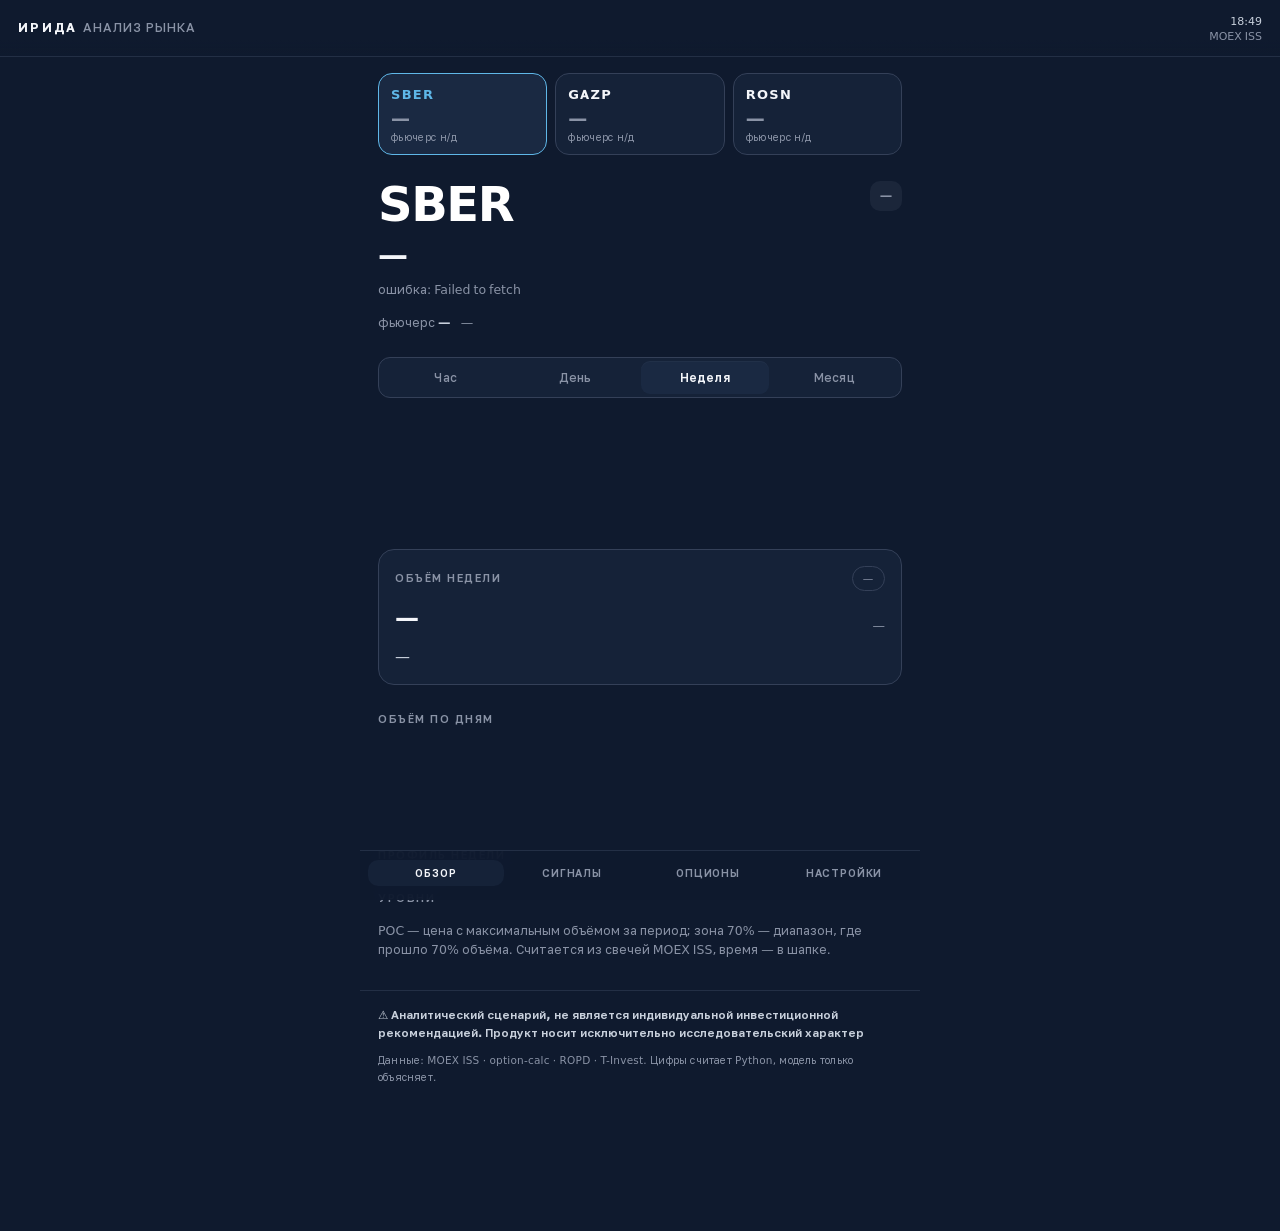
<file: index.html>
<!DOCTYPE html>
<!-- ИРИДА · панель анализа. Тёмная тема, Golos Text. v2.0 -->
<html lang="ru" data-theme="dark" data-mode="simple">
<head>
<meta charset="utf-8">
<meta name="viewport" content="width=device-width, initial-scale=1, maximum-scale=1, user-scalable=no">
<meta name="color-scheme" content="dark">
<title>ИРИДА · Анализ</title>
<link rel="stylesheet" href="fonts/golos.css">
<style>
  :root{
    /* палитра: графит + один синий акцент, зелёный/красный только для движения */
    /* палитра брендборда ИРИДЫ: navy + голубой канал + золото бота */
    --bg:#0F1A2E;
    --card:#152238;
    --card-2:#1A2942;
    --line:#344058;
    --line-soft:#232F45;
    --fg:#F4F6FA;
    --fg-dim:#C8D0DC;
    --muted:#8A93A6;
    --accent:#5FB7E8;
    --up:#3FBF8F;
    --down:#E0575F;
    --warn:#E8B34B;

    /* типографическая шкала из исследования:
       рубрика 20 · тикер 36–48 Bold · тезис 24–32 Medium · текст 16–20 · источник 12–14 */
    --fs-micro:11px;
    --fs-small:12.5px;
    --fs-body:15px;
    --fs-lead:17px;
    --fs-price:30px;
    --fs-ticker:clamp(36px, 11vw, 48px);

    --r:16px;
    --pad:18px;
  }
  *{box-sizing:border-box; -webkit-tap-highlight-color:transparent}
  html,body{overflow-x:hidden; max-width:100%}
  body{
    margin:0;
    background:var(--bg);
    color:var(--fg);
    font-family:"Golos Text","Inter",-apple-system,BlinkMacSystemFont,system-ui,sans-serif;
    font-size:var(--fs-body);
    line-height:1.5;
    font-variant-numeric:tabular-nums;
    padding:0 0 126px;
    -webkit-font-smoothing:antialiased;
  }
  button{font-family:inherit}
  .wrap{width:100%; max-width:560px; margin:0 auto; padding:0 var(--pad)}

  /* ---------------------------------------------------------- шапка */
  .topbar{
    position:sticky; top:0; z-index:6;
    display:flex; align-items:center; justify-content:space-between; gap:10px;
    padding:14px var(--pad) 12px;
    background:linear-gradient(180deg, var(--bg) 72%, rgba(15,26,46,.86));
    backdrop-filter:blur(10px);
    border-bottom:1px solid var(--line-soft);
  }
  .brand{
    font-size:var(--fs-small); font-weight:700; letter-spacing:.18em;
    text-transform:uppercase; color:var(--fg);
  }
  .brand span{color:var(--muted); font-weight:500; letter-spacing:.08em; margin-left:6px}
  .stamp{font-size:var(--fs-micro); color:var(--muted); text-align:right; line-height:1.35}
  .stamp b{display:block; color:var(--fg-dim); font-weight:500}

  /* ---------------------------------------------------------- карточки бумаг */
  .assets{display:grid; grid-template-columns:repeat(3, 1fr); gap:8px; margin-top:16px}
  .asset{
    display:flex; flex-direction:column; align-items:flex-start; gap:2px;
    background:var(--card); border:1px solid var(--line); border-radius:14px;
    padding:12px 12px 11px; color:var(--fg); text-align:left; cursor:pointer;
    transition:border-color .15s, background .15s;
  }
  .asset:active{background:var(--card-2)}
  .asset.sel{border-color:var(--accent); background:var(--card-2)}
  .asset.unavail .a-price{color:var(--muted)}
  .a-code{font-size:13px; font-weight:700; letter-spacing:.1em; color:var(--fg)}
  .asset.sel .a-code{color:var(--accent)}
  .a-price{font-size:19px; font-weight:600; letter-spacing:-.01em; margin-top:2px}
  .a-fut{font-size:10.5px; color:var(--muted); letter-spacing:.03em}
  .a-fut b{color:var(--fg-dim); font-weight:500}

  /* ---------------------------------------------------------- герой */
  .hero{padding:26px 0 6px}
  .hero-top{display:flex; align-items:flex-start; justify-content:space-between; gap:12px}
  .ticker{
    font-size:var(--fs-ticker); font-weight:800; line-height:.95;
    letter-spacing:-.03em; color:#fff;
  }
  .chip{
    font-size:var(--fs-small); font-weight:600; border-radius:10px;
    padding:6px 10px; white-space:nowrap; letter-spacing:-.01em;
  }
  .chip.up{color:var(--up); background:rgba(34,192,138,.10)}
  .chip.down{color:var(--down); background:rgba(240,82,91,.10)}
  .chip.flat{color:var(--muted); background:rgba(135,146,162,.10)}
  .chip.alert{outline:1px solid currentColor}
  .price{
    font-size:var(--fs-price); font-weight:700; letter-spacing:-.02em;
    margin-top:6px; color:var(--fg);
  }
  .lead{font-size:var(--fs-small); color:var(--muted); margin-top:4px}
  .futline{
    display:flex; align-items:baseline; gap:10px; flex-wrap:wrap;
    margin-top:14px; font-size:var(--fs-small); color:var(--muted);
  }
  .futline b{color:var(--fg-dim); font-weight:600; letter-spacing:.02em}
  .futline .basis{color:var(--fg-dim)}

  /* ---------------------------------------------------------- сегменты */
  .seg{display:flex; gap:2px; margin-top:18px; background:var(--card); border:1px solid var(--line);
       border-radius:12px; padding:3px}
  .seg button{
    flex:1; background:none; border:none; color:var(--muted); cursor:pointer;
    font-size:12px; font-weight:500; letter-spacing:.02em; padding:9px 4px; border-radius:9px;
  }
  .seg button.on{background:var(--card-2); color:var(--fg); font-weight:600; box-shadow:0 1px 0 rgba(255,255,255,.03) inset}

  /* ---------------------------------------------------------- блоки */
  .card{
    background:var(--card); border:1px solid var(--line); border-radius:var(--r);
    padding:16px; margin-top:12px;
  }
  .block{margin-top:26px}
  .k{
    font-size:var(--fs-micro); font-weight:600; letter-spacing:.14em;
    text-transform:uppercase; color:var(--muted);
  }
  .row{display:flex; align-items:baseline; justify-content:space-between; gap:10px; flex-wrap:wrap}
  .row > *{min-width:0}
  .value{font-size:24px; font-weight:600; letter-spacing:-.01em}
  .verdict{font-size:var(--fs-body); line-height:1.5; color:var(--fg-dim); margin-top:10px}
  .muted{color:var(--muted); font-size:var(--fs-small)}
  .explain{display:none}
  html[data-mode="pro"] .explain{display:block}
  .tag{
    display:inline-block; font-size:10.5px; letter-spacing:.08em; text-transform:uppercase;
    border:1px solid var(--line); border-radius:999px; padding:4px 10px; color:var(--muted);
    white-space:nowrap;
  }
  .tag.hot{color:var(--warn); border-color:rgba(242,179,61,.35)}

  /* график */
  svg.spark{display:block; width:100%; height:auto; margin-top:10px; color:var(--accent)}

  /* бары объёма */
  .bars{display:flex; align-items:flex-end; gap:5px; height:78px; margin-top:16px}
  .b{flex:1 1 0; min-width:0; display:flex; flex-direction:column; justify-content:flex-end;
     gap:5px; text-align:center}
  .b i{display:block; background:#2A3340; border-radius:3px 3px 0 0; min-height:3px}
  .b i.hot{background:var(--accent)}
  .b span{font-size:9.5px; color:var(--muted); overflow:hidden; white-space:nowrap; line-height:1.2}

  /* таблицы */
  table{width:100%; border-collapse:collapse; font-size:14px}
  td{padding:11px 0; border-bottom:1px solid var(--line-soft)}
  td:last-child{text-align:right; font-weight:500}
  tr:last-child td{border-bottom:none}

  /* профиль объёма */
  .prof{margin-top:12px}
  .pline{display:flex; align-items:center; gap:10px; height:16px; margin-bottom:2px}
  .pline .lb{width:48px; flex:0 0 48px; font-size:10.5px; color:var(--muted); text-align:right}
  .pline .tr{flex:1 1 auto; min-width:0; height:9px; overflow:hidden}
  .pline .fl{height:9px; background:#2A3340; border-radius:2px}
  .pline.poc .fl{background:var(--accent)}
  .pline.poc .lb{color:var(--fg); font-weight:600}

  /* опционная доска */
  .ostrike{display:flex; align-items:center; gap:6px; height:24px; margin-bottom:1px; font-size:11px}
  .ostrike .side{flex:1 1 0; min-width:0; display:flex; align-items:center; height:13px}
  .ostrike .side.c{justify-content:flex-start}
  .ostrike .side.p{justify-content:flex-end}
  .ostrike .side i{display:block; height:13px; border-radius:2px}
  .ostrike .side.c i{background:var(--accent); opacity:.9}
  .ostrike .side.p i{background:#3A4553}
  .ostrike .st{flex:0 0 46px; text-align:center; color:var(--muted); font-size:10.5px}
  .ostrike.atm .st{color:var(--fg); font-weight:700}
  .ostrike.atm{background:rgba(91,140,255,.07); border-radius:5px}
  .olegend{display:flex; justify-content:space-between; margin-top:8px; font-size:10.5px; color:var(--muted)}

  /* настройки */
  .field{display:flex; align-items:center; justify-content:space-between; gap:12px;
         padding:14px 0; border-bottom:1px solid var(--line-soft)}
  .field:last-child{border-bottom:none}
  .field label{font-size:14.5px; font-weight:500}
  .field .hint{font-size:11.5px; color:var(--muted); margin-top:2px; line-height:1.4}
  .field input, .field select{
    width:88px; text-align:right; font:inherit; font-size:15px;
    background:var(--card-2); color:var(--fg); border:1px solid var(--line);
    border-radius:10px; padding:8px 10px; appearance:none;
  }
  .field select{width:120px; text-align:left}
  .field input:focus, .field select:focus{outline:none; border-color:var(--accent)}
  .chips{display:flex; flex-wrap:wrap; gap:6px; margin-top:10px}
  .chips button{
    background:var(--card-2); border:1px solid var(--line); color:var(--muted);
    border-radius:10px; padding:8px 12px; font-size:12.5px; font-weight:600;
    letter-spacing:.04em; cursor:pointer;
  }
  .chips button.on{border-color:var(--accent); color:var(--fg); background:rgba(91,140,255,.10)}
  .btn{
    display:block; width:100%; margin-top:16px; padding:14px;
    background:var(--card-2); color:var(--fg); border:1px solid var(--line);
    border-radius:12px; font-size:14px; font-weight:600; letter-spacing:.02em; cursor:pointer;
  }
  .btn:active{opacity:.8}
  .note{font-size:var(--fs-small); color:var(--muted); margin-top:12px; line-height:1.55}
  .saved{position:fixed; left:50%; bottom:104px; transform:translateX(-50%) translateY(8px);
         background:var(--card-2); border:1px solid var(--line); color:var(--fg);
         font-size:12px; padding:8px 14px; border-radius:999px; opacity:0;
         transition:opacity .18s, transform .18s; pointer-events:none; z-index:20}
  .saved.show{opacity:1; transform:translateX(-50%) translateY(0)}

  /* подвал с дисклеймером — на всех экранах */
  .legal{
    max-width:560px; margin:30px auto 0; padding:16px var(--pad) 20px;
    border-top:1px solid var(--line-soft);
    font-size:11.5px; line-height:1.55; color:var(--muted);
  }
  .legal b{color:var(--fg-dim); font-weight:600}
  .legal .src{margin-top:10px; font-size:10.5px; letter-spacing:.02em}

  /* нижняя навигация */
  .nav{
    position:fixed; bottom:0; left:0; right:0; z-index:7;
    background:rgba(15,26,46,.92); backdrop-filter:blur(16px);
    border-top:1px solid var(--line-soft);
    display:flex; max-width:560px; margin:0 auto; padding:9px 8px 14px;
  }
  .nav button{
    flex:1; background:none; border:none; cursor:pointer;
    color:var(--muted); font-size:10.5px; font-weight:600;
    letter-spacing:.08em; text-transform:uppercase; padding:7px 2px; border-radius:10px;
  }
  .nav button.on{color:var(--fg); background:var(--card)}
  .err{color:var(--down); font-size:13px; margin-top:10px}
  @media (max-width:360px){
    .a-price{font-size:17px}
    .assets{gap:6px}
  }
</style>
</head>
<body>

<header class="topbar">
  <div class="brand">ИРИДА<span>анализ рынка</span></div>
  <div class="stamp"><b id="stamp">—</b><span id="stampNote">данные MOEX</span></div>
</header>

<!-- ============================ ОБЗОР ============================ -->
<main class="wrap" id="scr-overview">
  <section class="assets" id="cards"></section>

  <section class="hero">
    <div class="hero-top">
      <div class="ticker" id="pxTicker">SBER</div>
      <div class="chip flat" id="chg">—</div>
    </div>
    <div class="price" id="px">—</div>
    <div class="lead" id="sub">загрузка…</div>
    <div class="futline">
      <span>фьючерс <b id="futCode">—</b></span>
      <span id="futPx">—</span>
      <span class="basis" id="basis"></span>
    </div>
  </section>

  <div class="seg" id="tabs">
    <button data-tf="hour">Час</button>
    <button data-tf="day">День</button>
    <button data-tf="week" class="on">Неделя</button>
    <button data-tf="month">Месяц</button>
  </div>

  <svg class="spark" id="spark" viewBox="0 0 480 118" preserveAspectRatio="none"></svg>

  <section class="card">
    <div class="row"><span class="k" id="volLabel">Объём недели</span>
      <span class="tag" id="volTag">—</span></div>
    <div class="row" style="margin-top:8px; align-items:flex-end">
      <span class="value" id="volNow">—</span>
      <span class="muted" id="volPrev">—</span>
    </div>
    <div class="verdict" id="verdict">—</div>
    <div class="verdict explain" id="verdictWhy">—</div>
  </section>

  <section class="block">
    <div class="k" id="barsLabel">Объём по дням</div>
    <div class="bars" id="dayBars"></div>
    <div class="muted" style="margin-top:8px" id="dayNote"></div>
  </section>

  <section class="block">
    <div class="k" id="profLabel">Профиль недели</div>
    <div class="prof" id="prof"></div>
    <div class="muted" style="margin-top:10px" id="profNote"></div>
    <div class="muted explain" style="margin-top:8px">
      POC — цена, где прошёл наибольший объём. Зона 70% — диапазон, в котором
      сосредоточена основная часть сделок периода.
    </div>
  </section>

  <section class="block">
    <div class="k">Уровни</div>
    <table id="levels" style="margin-top:6px"></table>
    <div class="muted" style="margin-top:10px">
      POC — цена с максимальным объёмом за период; зона 70% — диапазон,
      где прошло 70% объёма. Считается из свечей MOEX ISS, время — в шапке.
    </div>
  </section>
</main>

<!-- ============================ СИГНАЛЫ ============================ -->
<main class="wrap" id="scr-signals" hidden>
  <div class="hero" style="padding-top:22px">
    <div class="k" id="sigTitle">SBER · СИГНАЛЫ</div>
    <div class="price" id="sigPrice" style="margin-top:8px">—</div>
    <div class="lead">ATR <span id="sigAtr">—</span> · <span id="sigStamp">—</span></div>
  </div>

  <section class="card">
    <div class="k">Состояние</div>
    <div class="verdict" id="sigState">—</div>
  </section>

  <section class="block">
    <div class="k">Ближайшие уровни</div>
    <div id="sigList" style="margin-top:10px"></div>
    <div class="muted" id="sigNote" style="margin-top:10px"></div>
  </section>

  <section class="block">
    <div class="k">Все уровни</div>
    <table id="sigAll" style="margin-top:6px"></table>
    <div class="note">
      Давление по тикам и абсорбция считаются только в терминале — там есть
      локальные данные сборщика. Здесь объём, уровни и расчёт стопа с целью.
    </div>
  </section>
</main>

<!-- ============================ ОПЦИОНЫ ============================ -->
<main class="wrap" id="scr-options" hidden>
  <div class="hero" style="padding-top:22px">
    <div class="k" id="optTitle">ОПЦИОНЫ</div>
    <div class="lead" id="optStamp">—</div>
  </div>

  <div class="seg" id="expTabs"></div>

  <section class="card">
    <div class="row">
      <div><div class="k">PCR</div><div class="value" id="oPcr">—</div></div>
      <div style="text-align:right"><div class="k">Max Pain</div><div class="value" id="oMp">—</div></div>
    </div>
    <div class="verdict" id="oVerdict">—</div>
  </section>

  <section class="block">
    <div class="k">Страйки · открытый интерес</div>
    <div id="oTable" style="margin-top:12px"></div>
    <div class="olegend"><span>путы ←</span><span>→ коллы</span></div>
    <div class="muted" style="margin-top:8px" id="oNote"></div>
  </section>

  <section class="block">
    <div class="k">Стены по открытому интересу</div>
    <table id="oWalls" style="margin-top:6px"></table>
    <div class="muted" style="margin-top:10px">
      PCR = put OI / call OI. Max Pain — страйк с минимальной суммарной
      выплатой держателям. OI — борд ROPD Московской биржи,
      время загрузки — в шапке экрана. Лот и шаг цены — из спецификации.
    </div>
    <div class="muted explain" style="margin-top:10px">
      Стена — страйк с наибольшим открытым интересом. Это зона, где у продавцов
      опционов больше всего обязательств; цена часто тормозит у таких уровней.
    </div>
  </section>
</main>

<!-- ============================ НАСТРОЙКИ ============================ -->
<main class="wrap" id="scr-settings" hidden>
  <div class="hero" style="padding-top:22px">
    <div class="k">ПАНЕЛЬ</div>
    <div class="price" style="font-size:24px; margin-top:6px">Настройки</div>
  </div>

  <section class="card">
    <div class="k">Бумаги в обзоре</div>
    <div class="chips" id="setTickers"></div>
    <div class="hint muted" style="margin-top:10px">
      Снятая бумага уходит из списка карточек. Минимум одна должна остаться.
    </div>
  </section>

  <section class="card">
    <div class="field">
      <div><label>Режим объяснения</label><div class="hint">пояснения к выводам</div></div>
      <select id="setMode">
        <option value="simple">Кратко</option>
        <option value="pro">С пояснениями</option>
      </select>
    </div>
    <div class="field">
      <div><label>Порог движения</label><div class="hint">% за период для пометки «резкое»</div></div>
      <input id="setMove" type="number" step="0.1" min="0.3" max="10" value="2">
    </div>
    <div class="field">
      <div><label>Горизонт по умолчанию</label><div class="hint">с какого периода открывать</div></div>
      <select id="setTf">
        <option value="hour">Час</option>
        <option value="day">День</option>
        <option value="week">Неделя</option>
        <option value="month">Месяц</option>
      </select>
    </div>
  </section>

  <section class="block">
    <div class="k">Веб-панель</div>
    <button class="btn" id="panelBtn" style="margin-top:8px">Открыть панель</button>
    <div class="hint muted" style="margin-top:8px">
      Полная картина: три слоя, стены, сценарии и проверка вывода.
      Обновляется каждые 10 минут.
    </div>
  </section>

  <button class="btn" id="resetBtn">Сбросить настройки</button>
  <div class="note">
    Настройки сохраняются в этом приложении сразу при изменении и
    восстанавливаются при следующем открытии.
  </div>

  <section class="block">
    <div class="k">Что приходит в боте</div>
    <table style="margin-top:6px">
      <tr><td>Утренняя сводка</td><td>09:00, пн–пт</td></tr>
      <tr><td>Разбор через AI</td><td>по кнопке</td></tr>
      <tr><td>Паспорт вывода</td><td>под каждым разбором</td></tr>
      <tr><td>Журнал разборов</td><td>по кнопке</td></tr>
    </table>
  </section>

  <section class="block">
    <div class="k">Данные</div>
    <table style="margin-top:6px">
      <tr><td>Цены и объёмы</td><td>MOEX ISS</td></tr>
      <tr><td>Живая цена и фьючерс</td><td>T-Invest</td></tr>
      <tr><td>Гамма и открытый интерес</td><td>option-calc, ROPD</td></tr>
      <tr><td>Задержка</td><td>по правилам биржи</td></tr>
    </table>
  </section>
</main>

<footer class="legal">
  <b>⚠️ Аналитический сценарий, не является индивидуальной инвестиционной рекомендацией. Продукт носит исключительно исследовательский характер</b>
  <div class="src">Данные: MOEX ISS · option-calc · ROPD · T-Invest. Цифры считает Python, модель только объясняет.</div>
</footer>

<div class="saved" id="toast">сохранено</div>

<nav class="nav">
  <button data-scr="overview" class="on">Обзор</button>
  <button data-scr="signals">Сигналы</button>
  <button data-scr="options">Опционы</button>
  <button data-scr="settings">Настройки</button>
</nav>

<script>
const tg = window.Telegram && window.Telegram.WebApp;
if (tg) {
  tg.ready(); tg.expand();
  try { tg.setHeaderColor("#0F1A2E"); tg.setBackgroundColor("#0F1A2E"); } catch(e){}
  try { tg.setBottomBarColor && tg.setBottomBarColor("#0F1A2E"); } catch(e){}
}
const $ = id => document.getElementById(id);
const BOT = "irida_market_bot";

// ---------------------------------------------------------------- конфиг
// коды фьючерсов здесь НЕ хардкодятся: они приходят из quotes.json (future_code)
const TICKERS = {
  SBER: {code:"SBER", opt:"SBRF", name:"Сбер", coeff:1, lot:1},
  GAZP: {code:"GAZP", opt:"GAZR", name:"Газпром", coeff:1, lot:1},
  ROSN: {code:"ROSN", opt:"ROSN", name:"Роснефть", coeff:1, lot:1},
  VTBR: {code:"VTBR", opt:"VTBR", name:"ВТБ", coeff:1, lot:10},
  T:    {code:"T",    opt:"T",    name:"Т-Технологии", coeff:10, lot:10},
};
let cur = "SBER";

const TF = {
  hour:  { title:"ЧАС",    volLabel:"Объём часа",    barsLabel:"Объём по 5 минутам",
           profLabel:"Профиль часа",    iv:1,  days:2,  step:0.05 },
  day:   { title:"ДЕНЬ",   volLabel:"Объём дня",     barsLabel:"Объём по часам",
           profLabel:"Профиль дня",     iv:10, days:4,  step:0.25 },
  week:  { title:"НЕДЕЛЯ", volLabel:"Объём недели",  barsLabel:"Объём по дням",
           profLabel:"Профиль недели",  iv:10, days:17, step:0.25 },
  month: { title:"МЕСЯЦ",  volLabel:"Объём месяца",  barsLabel:"Объём по неделям",
           profLabel:"Профиль месяца",  iv:60, days:75, step:0.5 },
};
const MONTHS = ["январь","февраль","март","апрель","май","июнь","июль","август",
                "сентябрь","октябрь","ноябрь","декабрь"];
const WD = ["Вс","Пн","Вт","Ср","Чт","Пт","Сб"];
const cache = {};

// ---------------------------------------------------------------- запросы
async function iss(path, params) {
  const u = new URL("https://iss.moex.com" + path);
  Object.entries(params).forEach(([k, v]) => u.searchParams.set(k, v));
  u.searchParams.set("iss.meta", "off");
  const r = await fetch(u.toString());
  if (!r.ok) throw new Error("биржа " + r.status);
  return r.json();
}
async function candles(secid, board, market, interval, days, engine = "stock") {
  const from = new Date(Date.now() - days * 864e5).toISOString().slice(0, 10);
  const path = `/iss/engines/${engine}/markets/${market}/boards/${board}/securities/${secid}/candles.json`;
  let out = [], start = 0;
  for (let i = 0; i < 12; i++) {
    const j = await iss(path, { interval, from, start });
    const c = j.candles || {};
    const cols = c.columns || [], data = c.data || [];
    if (!data.length) break;
    data.forEach(x => { const o = {}; cols.forEach((k, n) => o[k] = x[n]); out.push(o); });
    start += data.length;
    if (data.length < 500) break;
  }
  return out.sort((a, b) => a.begin < b.begin ? -1 : 1);
}

// ---------------------------------------------------------------- утилиты
function P(ts){
  return {y:+ts.slice(0,4), m:+ts.slice(5,7), d:+ts.slice(8,10),
          hh:+ts.slice(11,13), mm:+ts.slice(14,16), date:ts.slice(0,10)};
}
function isoWeek(ts){
  const p = P(ts);
  const t = new Date(Date.UTC(p.y, p.m-1, p.d));
  const day = t.getUTCDay() || 7;
  t.setUTCDate(t.getUTCDate() + 4 - day);
  const y0 = new Date(Date.UTC(t.getUTCFullYear(), 0, 1));
  return t.getUTCFullYear() + "-" + String(Math.ceil(((t - y0)/864e5 + 1)/7)).padStart(2,"0");
}
const MON = b => b.begin.slice(0,7);
const DAY = b => b.begin.slice(0,10);
const HOUR = b => b.begin.slice(0,13);
const FIVE = b => b.begin.slice(0,13) + ":" + String(Math.floor(+b.begin.slice(14,16)/5)*5).padStart(2,"0");

function periodKey(tf, b){
  if (tf === "hour") return HOUR(b);
  if (tf === "day") return DAY(b);
  if (tf === "week") return isoWeek(b.begin);
  return MON(b);
}
function bucketKey(tf, b){
  if (tf === "hour") return FIVE(b);
  if (tf === "day") return HOUR(b);
  if (tf === "week") return DAY(b);
  const p = P(b.begin);
  return "н" + Math.min(5, Math.ceil(p.d/7));
}
function bucketRel(tf, b){
  const p = P(b.begin);
  if (tf === "hour") return String(Math.floor(p.mm/5));
  if (tf === "day") return String(p.hh);
  if (tf === "week") return String((new Date(Date.UTC(p.y,p.m-1,p.d)).getUTCDay()+6)%7);
  return String(Math.min(5, Math.ceil(p.d/7)));
}
function bucketName(tf, key, b){
  if (tf === "hour") return key.slice(11,16);
  if (tf === "day") return key.slice(11,13) + ":00";
  if (tf === "week") { const p = P(b.begin); return WD[new Date(Date.UTC(p.y,p.m-1,p.d)).getUTCDay()]; }
  return key;
}
function periodLabel(tf, bars){
  if (!bars.length) return "—";
  const a = bars[0], z = bars[bars.length-1];
  if (tf === "hour") return "час " + a.begin.slice(11,16) + "–" + z.begin.slice(11,16) +
    " · " + P(a.begin).d + "." + String(P(a.begin).m).padStart(2,"0");
  if (tf === "day") { const p = P(a.begin);
    return WD[new Date(Date.UTC(p.y,p.m-1,p.d)).getUTCDay()] + " " +
      String(p.d).padStart(2,"0") + "." + String(p.m).padStart(2,"0"); }
  if (tf === "week") { const p1 = P(a.begin), p2 = P(z.begin);
    return p1.d + "." + p1.m + " – " + p2.d + "." + p2.m; }
  const p = P(a.begin);
  return MONTHS[p.m-1] + " " + p.y;
}
function profile(bars, step){
  const map = new Map();
  bars.forEach(b => {
    const v = +b.volume || 0; if (v <= 0) return;
    const tp = (+b.high + +b.low + +b.close) / 3;
    const k = +(Math.round(tp/step)*step).toFixed(2);
    map.set(k, (map.get(k) || 0) + v);
  });
  if (!map.size) return null;
  const keys = [...map.keys()].sort((a,b)=>a-b);
  const total = [...map.values()].reduce((a,b)=>a+b,0);
  let poc = keys[0];
  keys.forEach(k => { if (map.get(k) > map.get(poc)) poc = k; });
  let lo = keys.indexOf(poc), hi = lo, acc = map.get(poc);
  while (acc < total*0.7 && (lo > 0 || hi < keys.length-1)) {
    const l = lo > 0 ? map.get(keys[lo-1]) : -1;
    const r = hi < keys.length-1 ? map.get(keys[hi+1]) : -1;
    if (r >= l) { hi++; acc += map.get(keys[hi]); } else { lo--; acc += map.get(keys[lo]); }
  }
  return {map, keys, poc, val: keys[lo], vah: keys[hi], total};
}
const volFmt = x => x >= 1e6 ? (x/1e6).toFixed(1) + " млн" : Math.round(x/1e3) + " тыс";
const volShort = x => x >= 1e6 ? (x/1e6).toFixed(1) : Math.round(x/1e3) + "к";
const f2 = x => x.toFixed(2);
const num = x => Math.round(x).toLocaleString("ru-RU");
const num0 = x => Math.round(x).toLocaleString("ru-RU");

// ---------------------------------------------------------------- график
function drawSpark(bars, prof){
  const svg = $("spark");
  if (!bars.length) { svg.innerHTML = ""; return; }
  const W = 480, H = 118, pad = 8;
  const ys = bars.map(b => +b.close);
  const hi = Math.max(...ys), lo = Math.min(...ys), span = (hi-lo)||1;
  const X = i => pad + i*(W-pad*2)/(bars.length-1 || 1);
  const Y = v => pad + (hi-v)/span*(H-pad*2);
  const d = ys.map((v,i)=>`${i?"L":"M"}${X(i).toFixed(1)},${Y(v).toFixed(1)}`).join(" ");
  const area = `${d} L${X(ys.length-1).toFixed(1)},${H} L${X(0).toFixed(1)},${H} Z`;

  let g = `<defs><linearGradient id="fade" x1="0" y1="0" x2="0" y2="1">
      <stop offset="0" stop-color="currentColor" stop-opacity=".22"/>
      <stop offset="1" stop-color="currentColor" stop-opacity="0"/></linearGradient></defs>`;
  if (prof) {
    const yT = Y(prof.vah), yB = Y(prof.val);
    g += `<rect x="0" y="${Math.min(yT,yB).toFixed(1)}" width="${W}" height="${Math.abs(yB-yT).toFixed(1)}" fill="currentColor" opacity=".06"/>`;
    const yp = Y(prof.poc).toFixed(1);
    g += `<line x1="0" x2="${W}" y1="${yp}" y2="${yp}" stroke="currentColor" stroke-opacity=".35" stroke-dasharray="3 4" stroke-width="1"/>`;
  }
  svg.innerHTML = g +
    `<path d="${area}" fill="url(#fade)" stroke="none"/>` +
    `<path d="${d}" fill="none" stroke="currentColor" stroke-width="1.6" stroke-linejoin="round" stroke-linecap="round"/>` +
    `<circle cx="${X(ys.length-1).toFixed(1)}" cy="${Y(ys[ys.length-1]).toFixed(1)}" r="2.8" fill="currentColor"/>`;
}

// ---------------------------------------------------------------- расчёт периода
function analyze(tf, small){
  const cfg = TF[tf];
  if (!small.length) throw new Error("нет данных");

  const periods = new Map();
  small.forEach(b => {
    const k = periodKey(tf, b);
    if (!periods.has(k)) periods.set(k, []);
    periods.get(k).push(b);
  });
  const keys = [...periods.keys()].sort();
  if (keys.length < 2) throw new Error("мало истории");

  const curBars = periods.get(keys[keys.length-1]);
  const prev = periods.get(keys[keys.length-2]);

  const bk = new Map();
  curBars.forEach(b => {
    const k = bucketKey(tf, b);
    if (!bk.has(k)) bk.set(k, {vol:0, sample:b, rel:bucketRel(tf, b)});
    bk.get(k).vol += +b.volume || 0;
  });
  const buckets = [...bk.entries()].map(([k, v]) => ({key:k, ...v}))
    .sort((a,b)=> a.key < b.key ? -1 : 1);

  const pbk = new Map();
  prev.forEach(b => {
    const k = bucketRel(tf, b);
    pbk.set(k, (pbk.get(k)||0) + (+b.volume || 0));
  });
  const prevSame = buckets.map(x => x.rel).filter(k => pbk.has(k)).reduce((s,k)=> s+pbk.get(k), 0);

  const curVol = curBars.reduce((s,b)=> s + (+b.volume||0), 0);
  const prevVol = prev.reduce((s,b)=> s + (+b.volume||0), 0);
  const complete = buckets.filter(x => pbk.has(x.rel)).length;

  const o = +curBars[0].open, c = +curBars[curBars.length-1].close;
  const hi = Math.max(...curBars.map(b=>+b.high));
  const lo = Math.min(...curBars.map(b=>+b.low));
  const chg = o ? (c/o-1)*100 : 0;
  const pos = hi > lo ? (c-lo)/(hi-lo)*100 : 50;
  const prof = profile(curBars, cfg.step);

  let above = 0, below = 0, pAbove = 0, pBelow = 0;
  if (hi > lo) {
    const third = (hi-lo)/3;
    curBars.forEach(b => {
      const v = +b.volume||0; if (v<=0) return;
      const tp = (+b.high + +b.low + +b.close)/3;
      if (tp >= hi-third) above += v; else if (tp <= lo+third) below += v;
    });
  }
  const phi = Math.max(...prev.map(b=>+b.high)), plo = Math.min(...prev.map(b=>+b.low));
  if (phi > plo) {
    const t3 = (phi-plo)/3;
    prev.forEach(b => {
      const v = +b.volume||0; if (v<=0) return;
      const tp = (+b.high + +b.low + +b.close)/3;
      if (tp >= phi-t3) pAbove += v; else if (tp <= plo+t3) pBelow += v;
    });
  }

  const share = above+below ? above/(above+below)*100 : null;
  const pshare = pAbove+pBelow ? pAbove/(pAbove+pBelow)*100 : null;
  const volRatio = prevSame ? curVol/prevSame*100 : (prevVol ? curVol/prevVol*100 : 0);
  const word = volRatio >= 110 ? "растёт" : volRatio >= 90 ? "стабилен" : "падает";

  let verdict;
  if (chg > 0.3 && volRatio >= 105) verdict = "Рост подтверждён объёмом.";
  else if (chg > 0.3 && volRatio < 95) verdict = "Рост на слабом объёме — покупатели не поддерживают движение.";
  else if (chg < -0.3 && volRatio >= 105) verdict = "Падение с объёмом — продают.";
  else if (chg < -0.3) verdict = "Падение на низком объёме.";
  else verdict = "Боковик, объём " + word + ".";

  let why = "";
  if (pshare !== null && share !== null) {
    const d = share - pshare;
    if (Math.abs(d) < 5) why = "Объём на хаях не меняется — подтверждения нет.";
    else if (d >= 5) why = "Объём смещается к верхам — покупатели держат.";
    else why = "Объём уходит от верхов — рост без поддержки.";
    verdict += " " + why;
  }

  return {tf, curBar: curBars, buckets, curVol, prevVol, prevSame, complete,
          total: buckets.length, chg, hi, lo, c, pos, prof, share, pshare,
          word, verdict, why, volRatio, label: periodLabel(tf, curBars)};
}

// ---------------------------------------------------------------- отрисовка периода
function render(r){
  const cfg = TF[r.tf];
  $("pxTicker").textContent = cur;
  $("volLabel").textContent = cfg.volLabel;
  $("barsLabel").textContent = cfg.barsLabel;
  $("profLabel").textContent = cfg.profLabel;

  $("px").textContent = f2(r.c);

  const chip = $("chg");
  const sign = r.chg >= 0 ? "+" : "";
  chip.textContent = sign + r.chg.toFixed(2) + "%";
  const sharp = Math.abs(r.chg) >= cfg.move;
  chip.className = "chip " + (r.chg >= 0 ? "up" : "down") + (sharp ? " alert" : "");
  chip.title = sharp ? "движение больше порога " + cfg.move + "%" : "";

  $("sub").textContent = r.label + (sharp ? " · резкое движение" : "");

  $("volNow").textContent = volFmt(r.curVol);
  $("volPrev").textContent = r.prevSame
    ? "к прошлому " + Math.round(r.curVol/r.prevSame*100) + "% · было " + volFmt(r.prevVol)
    : "было " + volFmt(r.prevVol);
  $("volTag").textContent = r.word;
  $("volTag").className = "tag" + (r.volRatio >= 120 ? " hot" : "");
  $("verdict").textContent = r.verdict;
  $("verdictWhy").textContent = r.why || "Пояснений нет: данных за прошлый период недостаточно.";

  const mx = Math.max(...r.buckets.map(b=>b.vol));
  const n = r.buckets.length;
  const showVal = n <= 8;
  const every = Math.ceil(n/8);
  $("dayBars").innerHTML = r.buckets.map((b,i) => {
    const h = Math.max(4, b.vol/mx*64);
    const hot = i === n-1 ? "hot" : "";
    const nm = r.tf === "month" ? b.key : bucketName(r.tf, b.key, b.sample);
    const lab = (i % every === 0) ? nm : "";
    const val = showVal ? volShort(b.vol) : "";
    return `<div class="b"><span>${val}</span><i class="${hot}" style="height:${h.toFixed(0)}px"></i><span>${lab}</span></div>`;
  }).join("");

  const lastB = r.buckets[r.buckets.length-1];
  $("dayNote").textContent = r.complete < r.total
    ? `${r.complete} из ${r.total} отрезков с базой для сравнения`
    : `последний ${volFmt(lastB.vol)} · пик ${volFmt(mx)}`;

  drawSpark(r.curBar, r.prof);

  if (r.prof) {
    const shown = r.prof.keys.filter(k => k >= r.lo - cfg.step && k <= r.hi + cfg.step);
    const step = Math.max(1, Math.ceil(shown.length/16));
    const sel = shown.filter((_,i)=> i % step === 0);
    const mmx = Math.max(...sel.map(k => r.prof.map.get(k)));
    $("prof").innerHTML = sel.slice().reverse().map(k => {
      const w = r.prof.map.get(k)/mmx*100;
      const isPoc = Math.abs(k - r.prof.poc) < 1e-9;
      return `<div class="pline ${isPoc?"poc":""}"><div class="lb">${f2(k)}</div>
        <div class="tr"><div class="fl" style="width:${w.toFixed(0)}%"></div></div></div>`;
    }).join("");
    $("profNote").textContent = `POC ${f2(r.prof.poc)} · зона 70% ${f2(r.prof.val)} – ${f2(r.prof.vah)}`;
  }

  $("levels").innerHTML =
    [["Максимум", r.hi], ["Закрытие", r.c], ["POC", r.prof ? r.prof.poc : r.c], ["Минимум", r.lo]]
      .map(([k,v]) => `<tr><td class="muted">${k}</td><td>${f2(v)}</td></tr>`).join("") +
    `<tr><td class="muted">Позиция в диапазоне</td><td>${r.pos.toFixed(0)}%</td></tr>` +
    (r.share !== null ? `<tr><td class="muted">Объём в верхней трети</td><td>${r.share.toFixed(0)}%</td></tr>` : "");
}

// ---------------------------------------------------------------- опционы
let optData = null, optExp = null, optPrice = null;

const IDB_NAME = "irida", IDB_STORE = "cache";
function idb(){
  return new Promise((res, rej) => {
    const r = indexedDB.open(IDB_NAME, 1);
    r.onupgradeneeded = () => r.result.createObjectStore(IDB_STORE);
    r.onsuccess = () => res(r.result);
    r.onerror = () => rej(r.error);
  });
}
async function idbGet(key){
  try {
    const db = await idb();
    return await new Promise((res, rej) => {
      const tx = db.transaction(IDB_STORE, "readonly").objectStore(IDB_STORE).get(key);
      tx.onsuccess = () => res(tx.result || null);
      tx.onerror = () => rej(tx.error);
    });
  } catch(e) { return null; }
}
async function idbSet(key, val){
  try {
    const db = await idb();
    await new Promise((res, rej) => {
      const tx = db.transaction(IDB_STORE, "readwrite");
      tx.objectStore(IDB_STORE).put(val, key);
      tx.oncomplete = res; tx.onerror = () => rej(tx.error);
    });
  } catch(e) {}
}

let oiMap = null;
function oiByStrike(store, optCode, since, coeff){
  const M = store.oi;
  const agg = {};
  const K = coeff || 1;
  store.rows.forEach(r => {
    if (r[1] !== optCode || r[4] < since) return;
    const k = r[2] / K;
    const key = r[4] + "|" + k + "|" + r[3];
    if (!agg[key]) agg[key] = {date: r[4], k, t: r[3], oi: 0};
    agg[key].oi += (M[r[0]] || 0);
  });
  return Object.values(agg);
}

async function loadOI(onNote){
  if (oiMap) return oiMap;
  const TTL = 3600 * 1000;
  const cached = await idbGet("ropd_oi");
  if (cached && Date.now() - cached.ts < TTL && cached.map) {
    oiMap = cached.map;
    return oiMap;
  }
  if (onNote) onNote("загрузка опционов…");

  const ONLY = Object.values(TICKERS).map(t => t.opt);
  const [js, jm] = await Promise.all([
    iss("/iss/engines/futures/markets/options/boards/ROPD/securities.json",
        {"iss.only": "securities", "securities.columns": "SECID,ASSETCODE,SHORTNAME,STRIKE,OPTIONTYPE,LASTTRADEDATE"}),
    iss("/iss/engines/futures/markets/options/boards/ROPD/securities.json",
        {"iss.only": "marketdata", "marketdata.columns": "SECID,OPENPOSITION"}),
  ]);

  const ci = {};
  js.securities.columns.forEach((c, i) => ci[c] = i);
  const rows = [];
  js.securities.data.forEach(r => {
    const ac = r[ci.ASSETCODE];
    if (!ac || !ONLY.includes(ac)) return;
    const exp = r[ci.LASTTRADEDATE];
    if (!exp) return;
    const nm = String(r[ci.SHORTNAME] || "");
    if (nm.includes("-")) return;   // опционы на фьючерс, не на акцию
    rows.push([r[ci.SECID], ac, +r[ci.STRIKE] || 0, r[ci.OPTIONTYPE], exp]);
  });

  const M = {};
  const mi = {};
  jm.marketdata.columns.forEach((c, i) => mi[c] = i);
  jm.marketdata.data.forEach(r => {
    const v = r[mi.OPENPOSITION];
    if (v) M[r[mi.SECID]] = v;
  });

  oiMap = { oi: M, rows: rows };
  idbSet("ropd_oi", {ts: Date.now(), map: oiMap});
  return oiMap;
}

async function loadOptions(){
  $("optStamp").textContent = "загрузка…";
  try {
    const bars = await candles(cur, "TQBR", "shares", 10, 2);
    optPrice = bars.length ? +bars[bars.length-1].close : null;
    if (!optPrice) throw new Error("нет цены по " + cur);
    const store = await loadOI(msg => { $("optStamp").textContent = msg; });
    const M = store.oi;
    const today = new Date().toISOString().slice(0,10);
    const OPT = (TICKERS[cur] || {}).opt || "SBRF";
    const rows = store.rows
      .filter(r => r[1] === OPT && r[4] >= today)
      .map(r => ({SECID: r[0], ASSETCODE: r[1], STRIKE: r[2], OPTIONTYPE: r[3], LASTTRADEDATE: r[4]}));
    if (!rows.length) throw new Error("по " + cur + " серий не найдено");

    const agg = {};
    const K = (TICKERS[cur] || {}).coeff || 1;
    rows.forEach(s => {
      const k = +s.STRIKE / K;
      const key = s.LASTTRADEDATE + "|" + k + "|" + s.OPTIONTYPE;
      if (!agg[key]) agg[key] = {d: s.LASTTRADEDATE, k, t: s.OPTIONTYPE, oi: 0};
      agg[key].oi += (M[s.SECID] || 0);
    });
    const byExp = {};
    Object.values(agg).forEach(x => {
      (byExp[x.d] = byExp[x.d] || []).push({k: x.k, t: x.t, oi: x.oi});
    });
    optData = byExp;
    const exps = Object.keys(byExp).sort();
    optExp = optExp && byExp[optExp] ? optExp : exps[0];
    $("expTabs").innerHTML = exps.slice(0,2).map(e =>
      `<button data-exp="${e}" class="${e===optExp?"on":""}">${e.slice(8,10)}.${e.slice(5,7)}</button>`
    ).join("");
    $("expTabs").querySelectorAll("button").forEach(b => b.addEventListener("click", () => {
      optExp = b.dataset.exp;
      $("expTabs").querySelectorAll("button").forEach(x => x.classList.toggle("on", x.dataset.exp===optExp));
      drawOptions();
    }));
    drawOptions();
    $("optStamp").textContent = "MOEX · обновлено " +
      new Date().toLocaleTimeString("ru-RU",{hour:"2-digit",minute:"2-digit"});
  } catch(e) {
    const msg = String(e.message || "");
    $("optStamp").textContent = msg.includes("серий не найдено") ? "нет опционов" : "не удалось загрузить";
    $("oVerdict").textContent = msg.includes("серий не найдено")
      ? "По этой бумаге на Мосбирже нет опционов — стены считаются только для бумаг со срочным рынком."
      : "Данные опционов сейчас недоступны. Попробуйте позже.";
    $("oPcr").textContent = "—"; $("oMp").textContent = "—";
    $("expTabs").innerHTML = "";
    $("oTable").innerHTML = "";
    $("oWalls").innerHTML = "";
  }
}

function maxPain(ser){
  const ks = [...new Set(ser.map(x=>x.k))].sort((a,b)=>a-b);
  let best = null, bp = Infinity;
  ks.forEach(k => {
    let pay = 0;
    ser.forEach(x => {
      if (x.t === "C") pay += x.oi * Math.max(0, k - x.k);
      else pay += x.oi * Math.max(0, x.k - k);
    });
    if (pay < bp) { bp = pay; best = k; }
  });
  return best;
}

function drawOptions(){
  const ser = optData[optExp] || [];
  const co = ser.filter(x=>x.t==="C").reduce((a,x)=>a+x.oi,0);
  const po = ser.filter(x=>x.t==="P").reduce((a,x)=>a+x.oi,0);
  const pcr = co ? po/co : 0;
  const mp = maxPain(ser);

  $("oPcr").textContent = pcr.toFixed(2);
  $("oMp").textContent = mp != null ? mp.toFixed(0) : "—";

  const calls = ser.filter(x=>x.t==="C").sort((a,b)=>b.oi-a.oi)[0];
  const puts  = ser.filter(x=>x.t==="P").sort((a,b)=>b.oi-a.oi)[0];

  let text = "";
  if (pcr < 0.7) text = "Коллов сильно больше путов — рынок настроен на рост, но это же и риск: при падении коллы начнут закрывать.";
  else if (pcr > 1.3) text = "Путов больше коллов — участники страхуются, рынок ждёт снижения.";
  else text = "Стороны примерно уравновешены — выраженного перекоса нет.";
  if (mp != null) {
    const d = (mp - optPrice) / optPrice * 100;
    text += ` Max Pain ${mp.toFixed(0)} — на ${Math.abs(d).toFixed(1)}% ${d>0?"выше":"ниже"} цены.`;
  }
  $("oVerdict").textContent = text;

  const ks = [...new Set(ser.map(x=>x.k))].filter(k => k >= optPrice*0.84 && k <= optPrice*1.16)
    .sort((a,b)=>b-a);
  const mx = Math.max(...ser.map(x=>x.oi), 1);
  const near = ks.reduce((a,k) => Math.abs(k-optPrice) < Math.abs(a-optPrice) ? k : a, ks[0]);

  $("oTable").innerHTML = ks.map(k => {
    const c = ser.find(x=>x.k===k && x.t==="C");
    const p = ser.find(x=>x.k===k && x.t==="P");
    const cw = c ? c.oi/mx*100 : 0;
    const pw = p ? p.oi/mx*100 : 0;
    return `<div class="ostrike ${k===near?"atm":""}">
      <div class="side p"><i style="width:${pw.toFixed(1)}%"></i></div>
      <div class="st">${k.toFixed(0)}</div>
      <div class="side c"><i style="width:${cw.toFixed(1)}%"></i></div>
    </div>`;
  }).join("");

  $("oNote").textContent = `call OI ${num(co)} · put OI ${num(po)} · страйков ${ks.length}`;

  $("oWalls").innerHTML =
    `<tr><td class="muted">Стена коллов</td><td>${calls ? calls.k.toFixed(0) : "—"} · ${calls ? num(calls.oi) : ""}</td></tr>` +
    `<tr><td class="muted">Стена путов</td><td>${puts ? puts.k.toFixed(0) : "—"} · ${puts ? num(puts.oi) : ""}</td></tr>` +
    `<tr><td class="muted">Max Pain</td><td>${mp != null ? mp.toFixed(0) : "—"}</td></tr>` +
    `<tr><td class="muted">PCR</td><td>${pcr.toFixed(2)}</td></tr>`;
}

// ---------------------------------------------------------------- настройки
const CFG_KEY = "irida_cfg";
const DEF = {tickers:["SBER","GAZP","ROSN"], mode:"simple", move:2.0, tf:"week", ticker:"SBER"};
let cfg = Object.assign({}, DEF);

function readCfg(){
  try {
    const raw = localStorage.getItem(CFG_KEY);
    if (raw) return Object.assign({}, DEF, JSON.parse(raw));
  } catch(e){}
  return Object.assign({}, DEF);
}
function saveCfg(patch){
  cfg = Object.assign({}, cfg, patch);
  try { localStorage.setItem(CFG_KEY, JSON.stringify(cfg)); } catch(e){}
  toast("сохранено");
}
function toast(text){
  const el = $("toast");
  el.textContent = text;
  el.classList.add("show");
  clearTimeout(el._t);
  el._t = setTimeout(() => el.classList.remove("show"), 1200);
}

function applySettings(){
  // видимость бумаг
  cfg.tickers.forEach(t => { if (!TICKERS[t]) delete TICKERS[t]; });
  document.documentElement.dataset.mode = cfg.mode;
  $("setMode").value = cfg.mode;
  $("setMove").value = cfg.move;
  $("setTf").value = cfg.tf;

  $("setTickers").innerHTML = Object.keys(TICKERS).map(code =>
    `<button data-t="${code}" class="${cfg.tickers.includes(code)?"on":""}">${code}</button>`
  ).join("");
  $("setTickers").querySelectorAll("button").forEach(b => b.addEventListener("click", () => {
    const code = b.dataset.t;
    let next = cfg.tickers.slice();
    if (next.includes(code)) {
      if (next.length === 1) return toast("нужна хотя бы одна бумага");
      next = next.filter(x => x !== code);
    } else next.push(code);
    saveCfg({tickers: next});
    applySettings();
    renderCards();
  }));

  if (!cfg.tickers.includes(cur)) {
    cur = cfg.tickers[0];
  }
  // заголовок отражает выбор сразу, не дожидаясь данных
  $("pxTicker").textContent = cur;
  $("optTitle").textContent = "ОПЦИОНЫ " + cur;
  $("sigTitle").textContent = cur + " · СИГНАЛЫ";
  renderCards();
}

// ---------------------------------------------------------------- сигналы
function mskNow(){ return new Date(Date.now() + 3 * 3600e3); }
function marketOpen(){
  const d = mskNow();
  const wd = d.getUTCDay();
  if (wd === 0 || wd === 6) return false;
  const m = d.getUTCHours() * 60 + d.getUTCMinutes();
  return m >= 7 * 60 && m < 23 * 60 + 50;
}
function atrFrom(daily, n = 14){
  if (daily.length < n + 1) return null;
  let sum = 0;
  for (let i = daily.length - n; i < daily.length; i++) {
    const h = +daily[i].high, l = +daily[i].low, pc = +daily[i - 1].close;
    sum += Math.max(h - l, Math.abs(h - pc), Math.abs(l - pc));
  }
  return sum / n;
}

async function loadSignals(){
  $("sigStamp").textContent = "загрузка…";
  try {
    const [bars, daily, opts] = await Promise.all([
      candles(cur, "TQBR", "shares", 10, 5),
      candles(cur, "TQBR", "shares", 24, 60),
      loadOI().catch(() => null),
    ]);
    if (!bars.length) throw new Error("нет данных");
    const price = +bars[bars.length - 1].close;
    const atr = atrFrom(daily);

    const days = [...new Set(bars.map(b => b.begin.slice(0, 10)))].slice(-2);
    const p2 = bars.filter(b => days.includes(b.begin.slice(0, 10)));
    const prof = profile(p2, 0.25);

    const lv = [];
    const add = (v, name, w) => {
      if (!v) return;
      lv.push({value: v, name, dist: (price - v) / price * 100, w});
    };
    if (prof) { add(prof.poc, "POC", 3); add(prof.vah, "VAH", 2); add(prof.val, "VAL", 2); }
    if (daily.length >= 200) {
      const ma = daily.slice(-200).reduce((s, b) => s + +b.close, 0) / 200;
      add(ma, "MA200", 3);
    }
    const today = bars.filter(b => b.begin.slice(0, 10) === bars[bars.length - 1].begin.slice(0, 10));
    if (today.length) {
      add(Math.max(...today.map(b => +b.high)), "макс дня", 1);
      add(Math.min(...today.map(b => +b.low)), "мин дня", 1);
    }
    try {
      const store = opts;
      if (store && store.rows) {
        const M = store.oi;
        const t = new Date().toISOString().slice(0, 10);
        const OPT = (TICKERS[cur] || {}).opt || "SBRF";
        const dates = [...new Set(store.rows.filter(r => r[1] === OPT && r[4] >= t).map(r => r[4]))].sort();
        const nearest = dates[0];
        const list = oiByStrike(store, OPT, t, (TICKERS[cur] || {}).coeff || 1).filter(x => x.date === nearest);
        const by = {C: [], P: []};
        list.forEach(x => by[x.t] && by[x.t].push({k: x.k, oi: x.oi}));
        ["C", "P"].forEach(side => {
          (by[side] || [])
            .filter(w => w.oi >= 1000 && w.k >= price * 0.85 && w.k <= price * 1.15)
            .sort((a, b) => b.oi - a.oi).slice(0, 1).forEach(w => {
              add(w.k, "стена " + (side === "C" ? "call" : "put") + " (OI)", 3);
            });
        });
      }
    } catch(e){}

    const vols = today.map(b => +b.volume);
    const avgV = vols.length ? vols.reduce((a, b) => a + b, 0) / vols.length : 0;
    const last3 = vols.slice(-3);
    const lastAvg = last3.length ? last3.reduce((a, b) => a + b, 0) / last3.length : 0;
    const vRatio = avgV ? lastAvg / avgV : 0;
    const vTrend = vRatio >= 1.3 ? "растёт" : vRatio <= 0.7 ? "падает" : "обычный";

    const thr = Math.max(0.35, atr ? atr / price * 100 * 0.5 : 0);
    const near = lv.filter(x => Math.abs(x.dist) <= thr).sort((a, b) => Math.abs(a.dist) - Math.abs(b.dist));
    const risk = atr ? atr * 0.5 : null;

    $("sigPrice").textContent = price.toFixed(2);
    $("sigTitle").textContent = cur + " · СИГНАЛЫ";
    $("sigAtr").textContent = atr ? atr.toFixed(2) + " ₽" : "—";

    const open = marketOpen();
    const sharp = Math.abs(price / (+bars[0].open) - 1) * 100 >= cfg.move;
    $("sigState").textContent = open
      ? `Торги идут. Объём ${vTrend} (${vRatio.toFixed(1)}× среднего). ` +
        `Порог близости ${thr.toFixed(2)}%.` + (sharp ? " Движение выше вашего порога." : "")
      : `Биржа закрыта. Сигналы считаются только в торги: будни 07:00–23:50 МСК.`;
    $("sigState").className = "verdict" + (open ? "" : " muted");

    $("sigList").innerHTML = near.length ? near.map(x => {
      const up = x.dist < 0;
      const side = up ? "↑ сопротивление" : "↓ поддержка";
      let plan = "";
      if (risk) {
        const stop = up ? price + risk : price - risk;
        const cand = lv.filter(y => up ? y.value < price - risk * 0.8 : y.value > price + risk * 0.8);
        let target = up
          ? (cand.length ? Math.max(...cand.map(y => y.value)) : price - risk * 2)
          : (cand.length ? Math.min(...cand.map(y => y.value)) : price + risk * 2);
        let reward = Math.abs(target - price);
        if (reward < risk * 0.8 || reward > risk * 3) {
          target = up ? price - risk * 2 : price + risk * 2;
          reward = risk * 2;
        }
        plan = `<div class="muted" style="margin-top:4px">стоп ${stop.toFixed(2)} · цель ${target.toFixed(2)} · R:R ${(reward / risk).toFixed(1)}</div>`;
      }
      return `<div style="padding:12px 0;border-bottom:1px solid var(--line-soft)">
        <div style="display:flex;justify-content:space-between;gap:8px">
          <span>${side} ${x.value.toFixed(2)}</span>
          <span class="muted">${x.dist > 0 ? "+" : ""}${x.dist.toFixed(2)}%</span>
        </div>
        <div class="muted" style="margin-top:3px">${x.name}</div>
        ${plan}
      </div>`;
    }).join("") : `<div class="muted">Цена к уровням не подходит</div>`;

    $("sigNote").textContent = `ближайшие две сессии · ${near.length} уровней в радиусе ${thr.toFixed(2)}%`;

    $("sigAll").innerHTML = lv.sort((a, b) => Math.abs(a.dist) - Math.abs(b.dist)).slice(0, 8)
      .map(x => `<tr><td>${x.value.toFixed(2)}</td><td class="muted">${x.name}</td>
        <td class="${x.dist > 0 ? "down" : "up"}">${x.dist > 0 ? "+" : ""}${x.dist.toFixed(2)}%</td></tr>`).join("");

    $("sigStamp").textContent = new Date().toLocaleTimeString("ru-RU", {hour: "2-digit", minute: "2-digit"});
  } catch(e) {
    $("sigStamp").textContent = "ошибка";
    $("sigState").textContent = "Не удалось загрузить данные: " + e.message;
  }
}

// ---------------------------------------------------------------- карточки бумаг
let lastQuotes = null;

function renderCards(){
  const list = cfg.tickers && cfg.tickers.length ? cfg.tickers : DEF.tickers;
  const q = lastQuotes && lastQuotes.quotes ? lastQuotes.quotes : {};
  $("cards").innerHTML = list.map(code => {
    const item = q[code] || {};
    const price = item.price ? f2(+item.price) : "—";
    const fut = item.future_code
      ? `<span class="a-fut"><b>${item.future_code}</b> ${item.future ? Math.round(item.future).toLocaleString("ru-RU") : ""}</span>`
      : `<span class="a-fut">фьючерс н/д</span>`;
    return `<button class="asset ${code===cur?"sel":""} ${item.price?"":"unavail"}" data-t="${code}">
      <span class="a-code">${code}</span>
      <span class="a-price">${price}</span>
      ${fut}
    </button>`;
  }).join("");
  $("cards").querySelectorAll(".asset").forEach(b => b.addEventListener("click", () => {
    const t = b.dataset.t;
    if (t === cur) return;
    cur = t;
    saveCfg({ticker: t});
    optData = null; optExp = null;
    renderCards();
    $("optTitle").textContent = "ОПЦИОНЫ " + cur;
    $("sigTitle").textContent = cur + " · СИГНАЛЫ";
    load(cfg.tf, true);
    if (!$("scr-signals").hidden) loadSignals();
    if (!$("scr-options").hidden) loadOptions();
  }));
}

// ---------------------------------------------------------------- навигация
function showScreen(name){
  ["overview","signals","options","settings"].forEach(s => {
    $("scr-" + s).hidden = (s !== name);
  });
  document.querySelectorAll(".nav button").forEach(b =>
    b.classList.toggle("on", b.dataset.scr === name));
  window.scrollTo(0,0);
  if (name === "options" && !optData) loadOptions();
  if (name === "signals") loadSignals();
}
document.querySelectorAll(".nav button").forEach(b =>
  b.addEventListener("click", () => showScreen(b.dataset.scr)));

// ---------------------------------------------------------------- запуск
async function loadQuotes(){
  try {
    const r = await fetch("quotes.json?ts=" + Date.now());
    if (!r.ok) return null;
    return await r.json();
  } catch(e) { return null; }
}

/**
 * Фьючерс берём из quotes.json: future_code и future.
 * Хардкода кодов в панели больше нет — если публикация не отдала код,
 * строка честно показывает «—», а не выдуманный контракт.
 */
function renderFut(){
  const q = window.__live || {};
  const code = q.future_code || null;
  $("futCode").textContent = code || "—";
  if (code && q.future) {
    $("futPx").textContent = Math.round(q.future).toLocaleString("ru-RU") + " п.";
    const basis = q.price && q.future ? (q.future / (q.lot || 100) - q.price) : null;
    $("basis").textContent = basis !== null ? "базис " + (basis >= 0 ? "+" : "") + basis.toFixed(2) + " ₽" : "";
  } else {
    $("futPx").textContent = "—";
    $("basis").textContent = "";
  }
}

async function load(tf, force){
  cfg.tf = tf;
  document.querySelectorAll("#tabs button").forEach(b =>
    b.classList.toggle("on", b.dataset.tf === tf));
  $("sub").textContent = "загрузка…";
  try {
    const conf = TF[tf];
    const key = cur + "-" + conf.iv + "-" + conf.days;
    if (force || !cache[key]) cache[key] = await candles(cur,"TQBR","shares",conf.iv,conf.days);

    const bars = cache[key];
    const q = await loadQuotes();
    lastQuotes = q;
    if (q && q.quotes && q.quotes[cur] && q.quotes[cur].price) {
      const item = q.quotes[cur];
      const liveTs = item.time || "";
      const last = bars[bars.length - 1];
      const lastTs = (last && last.begin) ? last.begin.slice(0, 16) : "";
      if (liveTs && liveTs > lastTs) {
        bars.push({begin: liveTs + ":00", open: +last.close,
                   high: Math.max(+last.close, item.price),
                   low: Math.min(+last.close, item.price),
                   close: item.price, volume: 0});
      } else if (last) {
        last.close = item.price;
      }
      window.__live = {price: item.price, time: liveTs, source: item.source,
                       future: item.future, future_code: item.future_code,
                       lot: item.lot, sync: q.sync, desync: q.desync_minutes};
    } else {
      window.__live = null;
    }

    render(analyze(tf, bars));
    renderCards();
  } catch (e) {
    $("sub").textContent = location.protocol === "file:"
      ? "Открыто из файла: биржа блокирует такие запросы. Откройте панель по ссылке."
      : "ошибка: " + e.message;
  }

  const lv = window.__live;
  if (lv && lv.time) {
    $("stamp").textContent = (lv.source || "T-Invest") + " " + lv.time.slice(11, 16);
    $("stampNote").textContent = lv.sync === "desync"
      ? "разрыв " + lv.desync + " мин" : "данные синхронны";
  } else {
    $("stamp").textContent = new Date().toLocaleTimeString("ru-RU",
      {hour:"2-digit", minute:"2-digit"});
    $("stampNote").textContent = "MOEX ISS";
  }
  renderFut();
}

document.querySelectorAll("#tabs button").forEach(b =>
  b.addEventListener("click", () => {
    if (cfg.tf !== b.dataset.tf) {
      saveCfg({tf: b.dataset.tf});
      load(b.dataset.tf);
    }
  }));

// настройки: каждое изменение сразу в localStorage
$("setMode").addEventListener("change", e => {
  saveCfg({mode: e.target.value});
  document.documentElement.dataset.mode = e.target.value;
});
$("setTf").addEventListener("change", e => {
  saveCfg({tf: e.target.value});
  load(e.target.value);
});
$("setMove").addEventListener("change", e => {
  const v = Math.max(0.3, Math.min(10, +e.target.value || DEF.move));
  e.target.value = v;
  saveCfg({move: v});
  if (!$("scr-overview").hidden) load(cfg.tf);
});
const PANEL_URL = "https://arturmuratshin-afk.github.io/irida-dashboard/panel/";
$("panelBtn").addEventListener("click", () => {
  try {
    if (tg && tg.openLink) { tg.openLink(PANEL_URL); return; }
  } catch (e) {}
  window.open(PANEL_URL, "_blank", "noopener");
});

$("resetBtn").addEventListener("click", () => {
  cfg = Object.assign({}, DEF);
  try { localStorage.setItem(CFG_KEY, JSON.stringify(cfg)); } catch(e){}
  cur = cfg.ticker;
  applySettings();
  load(cfg.tf, true);
  toast("сброшено");
});

// ---------------------------------------------------------------- старт
(async () => {
  cfg = readCfg();
  cur = TICKERS[cfg.ticker] ? cfg.ticker : (cfg.tickers[0] || "SBER");
  // список бумаг мог быть урезан в настройках
  cfg.tickers = (cfg.tickers || DEF.tickers).filter(t => TICKERS[t]);
  if (!cfg.tickers.length) cfg.tickers = DEF.tickers.slice();

  applySettings();
  $("optTitle").textContent = "ОПЦИОНЫ " + cur;
  $("sigTitle").textContent = cur + " · СИГНАЛЫ";

  const P = new URLSearchParams(location.search);
  const tq = P.get("t");
  if (tq && TICKERS[tq]) {
    cur = tq;
    renderCards();
  }
  const scr = P.get("scr");
  if (scr) showScreen(scr);
  const qtf = P.get("tf");
  load(qtf && TF[qtf] ? qtf : (TF[cfg.tf] ? cfg.tf : "week"));

  if (!P.get("noreload")) {
    setInterval(() => {
      if (!$("scr-overview").hidden) load(cfg.tf, true);
    }, 180000);
  }
})();
</script>
<script>
// Telegram SDK грузим асинхронно: если домен недоступен, страница всё равно работает
(function () {
  var s = document.createElement("script");
  s.src = "https://telegram.org/js/telegram-web-app.js";
  s.async = true;
  s.onload = function () {
    var tg = window.Telegram && window.Telegram.WebApp;
    if (!tg) return;
    try {
      tg.ready();
      tg.expand();
      tg.setHeaderColor("#0F1A2E");
      tg.setBackgroundColor("#0F1A2E");
      if (tg.setBottomBarColor) tg.setBottomBarColor("#0F1A2E");
    } catch (e) {}
  };
  s.onerror = function () {};
  document.head.appendChild(s);
})();
</script>
</body>
</html>
</file>
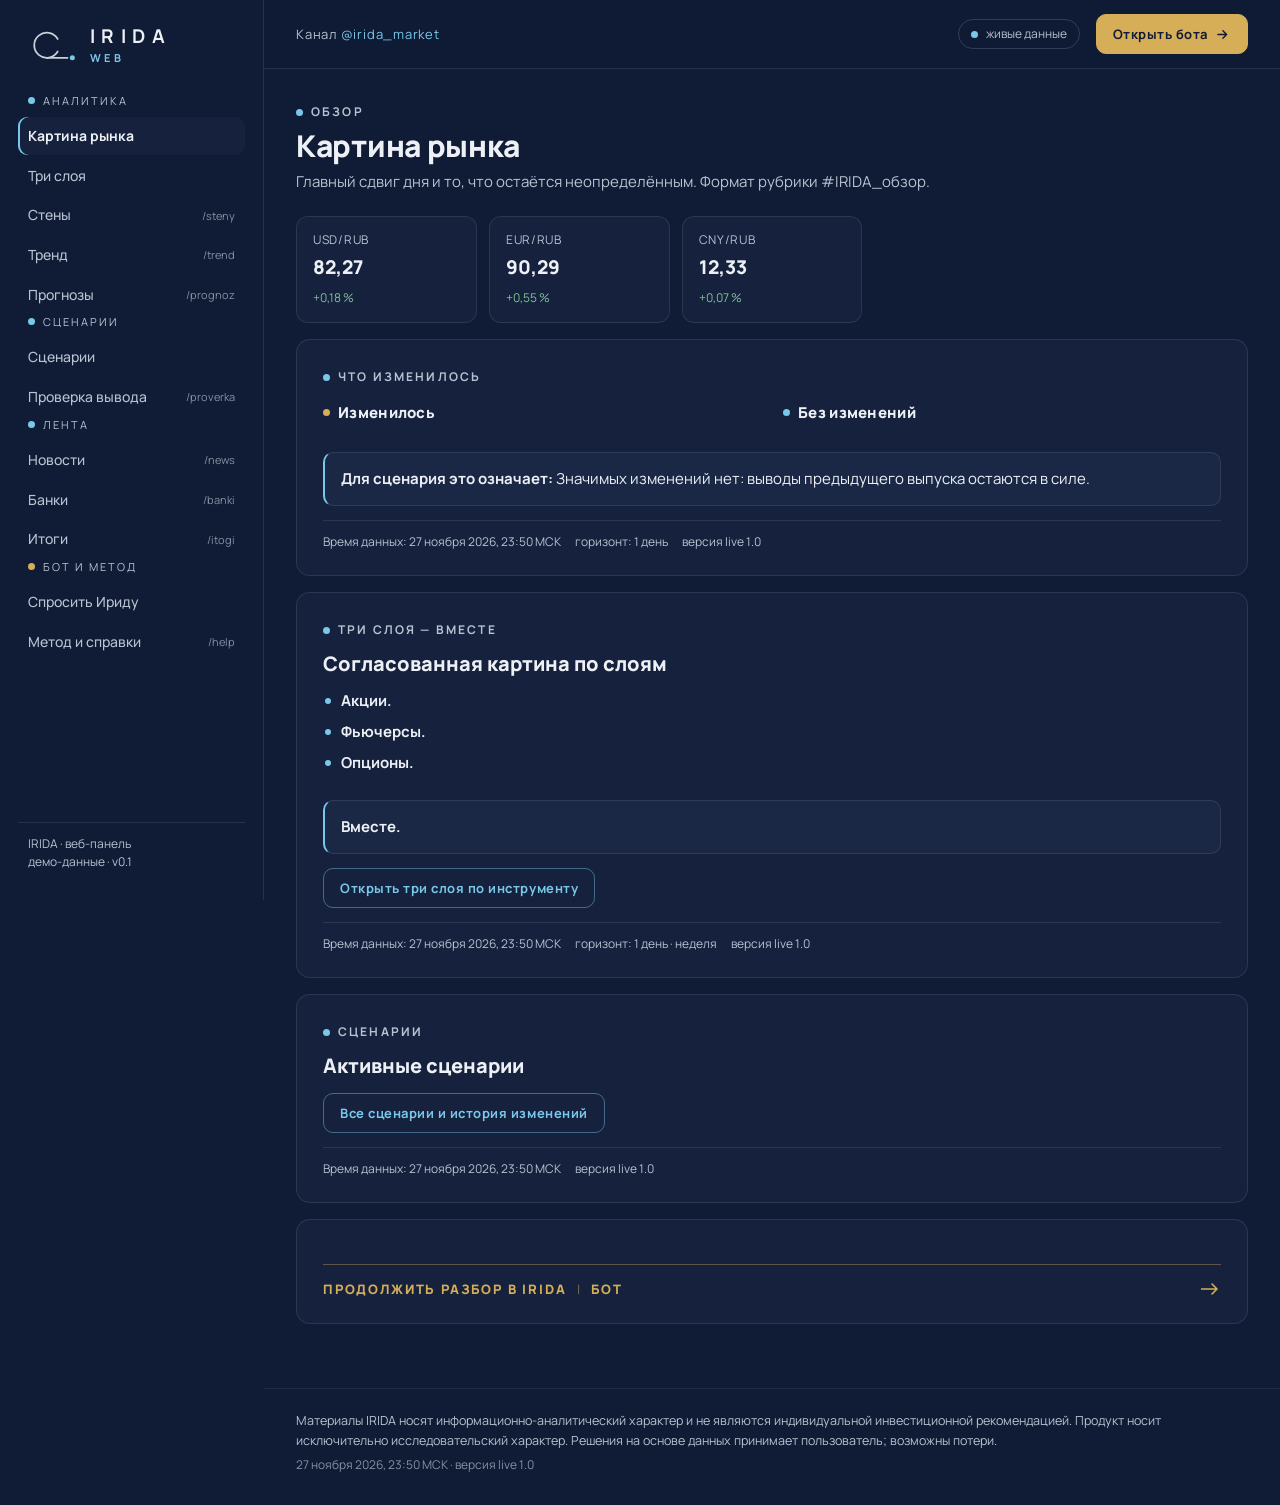
<file: panel/index.html>
<!DOCTYPE html>
<html lang="ru">
<head>
<meta charset="UTF-8">
<meta name="viewport" content="width=device-width, initial-scale=1.0">
<title>IRIDA · веб-панель</title>
<meta name="description" content="IRIDA — аналитическая веб-панель: картина рынка, три слоя, сценарии, проверка выводов. Демо-интерфейс.">
<link rel="icon" href="data:image/svg+xml,%3Csvg xmlns='http://www.w3.org/2000/svg' viewBox='0 0 16 16'%3E%3Crect width='16' height='16' rx='4' fill='%23101B35'/%3E%3Ccircle cx='8' cy='8' r='3.5' fill='%2379C8EA'/%3E%3C/svg%3E">
<link rel="preconnect" href="https://fonts.googleapis.com">
<link rel="preconnect" href="https://fonts.gstatic.com" crossorigin>
<link href="https://fonts.googleapis.com/css2?family=Manrope:wght@400;500;700;800&display=swap" rel="stylesheet">
<link rel="stylesheet" href="assets/css/style.css">
</head>
<body>

<div class="shell">

  <!-- ===== сайдбар ===== -->
  <aside class="sidebar">
    <div class="brand">
      <svg width="52" height="34" viewBox="0 0 70 46" fill="none" aria-hidden="true">
        <path d="M42.7 30.5 A17 17 0 1 1 42.7 13.5" stroke="#C9CFD8" stroke-width="2.4" stroke-linecap="round"/>
        <path d="M28 39 H56" stroke="#C9CFD8" stroke-width="2.4" stroke-linecap="round"/>
        <circle cx="62.5" cy="39" r="3.4" fill="#79C8EA"/>
      </svg>
      <div>
        <div class="brand-name">IRIDA</div>
        <div class="brand-sub">WEB</div>
      </div>
    </div>

    <nav class="nav">
      <div class="nav-group">
        <div class="nav-title"><span class="dot"></span>Аналитика</div>
        <a href="#/overview">Картина рынка</a>
        <a href="#/layers">Три слоя</a>
        <a href="#/walls">Стены <span class="cmd">/steny</span></a>
        <a href="#/trend">Тренд <span class="cmd">/trend</span></a>
        <a href="#/forecasts">Прогнозы <span class="cmd">/prognoz</span></a>
      </div>

      <div class="nav-group">
        <div class="nav-title"><span class="dot"></span>Сценарии</div>
        <a href="#/scenarios">Сценарии</a>
        <a href="#/check">Проверка вывода <span class="cmd">/proverka</span></a>
      </div>

      <div class="nav-group">
        <div class="nav-title"><span class="dot"></span>Лента</div>
        <a href="#/news">Новости <span class="cmd">/news</span></a>
        <a href="#/banks">Банки <span class="cmd">/banki</span></a>
        <a href="#/itogi">Итоги <span class="cmd">/itogi</span></a>
      </div>

      <div class="nav-group">
        <div class="nav-title"><span class="dot dot-gold"></span>Бот и метод</div>
        <a href="#/ask">Спросить Ириду</a>
        <a href="#/method">Метод и справки <span class="cmd">/help</span></a>
      </div>
    </nav>

    <div class="sidebar-foot">
      IRIDA · веб-панель<br>
      <span class="tiny">демо-данные · v0.1</span>
    </div>
  </aside>

  <!-- ===== правая колонка ===== -->
  <div>
    <header class="topbar">
      <span class="crumb">Канал <a href="https://t.me/irida_market" target="_blank" rel="noopener">@irida_market</a></span>
      <span class="spacer"></span>
      <span class="demo-flag"><span class="dot"></span>демо-данные</span>
      <a class="btn btn-gold" href="https://t.me/irida_market_bot" target="_blank" rel="noopener">
        Открыть бота
        <svg width="15" height="15" viewBox="0 0 24 24" fill="none" aria-hidden="true">
          <path d="M3 12h14m0 0-6-6m6 6-6 6" stroke="currentColor" stroke-width="2.2" stroke-linecap="round" stroke-linejoin="round"/>
        </svg>
      </a>
    </header>

    <main class="main" id="view"><!-- экран рендерится из app.js --></main>

    <footer class="legal-foot" id="legalFoot">
      <span>IRIDA · информационно-аналитический материал, не является индивидуальной инвестиционной рекомендацией.</span>
    </footer>
  </div>

</div>

<script src="assets/js/data.js"></script>
<script src="assets/js/api.js"></script>
<script src="assets/js/app.js"></script>
</body>
</html>
</file>
<file: fonts/golos.css>
@font-face {
  font-family: 'Golos Text';
  font-style: normal;
  font-weight: 400;
  font-display: swap;
  src: url(golos-400-lat.woff2) format('woff2');
  unicode-range: U+0460-052F, U+1C80-1C8A, U+20B4, U+2DE0-2DFF, U+A640-A69F, U+FE2E-FE2F;
}
@font-face {
  font-family: 'Golos Text';
  font-style: normal;
  font-weight: 400;
  font-display: swap;
  src: url(golos-400-cyr.woff2) format('woff2');
  unicode-range: U+0301, U+0400-045F, U+0490-0491, U+04B0-04B1, U+2116;
}
@font-face {
  font-family: 'Golos Text';
  font-style: normal;
  font-weight: 400;
  font-display: swap;
  src: url(golos-400-lat.woff2) format('woff2');
  unicode-range: U+0100-02BA, U+02BD-02C5, U+02C7-02CC, U+02CE-02D7, U+02DD-02FF, U+0304, U+0308, U+0329, U+1D00-1DBF, U+1E00-1E9F, U+1EF2-1EFF, U+2020, U+20A0-20AB, U+20AD-20C4, U+2113, U+2C60-2C7F, U+A720-A7FF;
}
@font-face {
  font-family: 'Golos Text';
  font-style: normal;
  font-weight: 400;
  font-display: swap;
  src: url(golos-400-lat.woff2) format('woff2');
  unicode-range: U+0000-00FF, U+0131, U+0152-0153, U+02BB-02BC, U+02C6, U+02DA, U+02DC, U+0304, U+0308, U+0329, U+2000-206F, U+20AC, U+2122, U+2191, U+2193, U+2212, U+2215, U+FEFF, U+FFFD;
}
@font-face {
  font-family: 'Golos Text';
  font-style: normal;
  font-weight: 500;
  font-display: swap;
  src: url(golos-500-lat.woff2) format('woff2');
  unicode-range: U+0460-052F, U+1C80-1C8A, U+20B4, U+2DE0-2DFF, U+A640-A69F, U+FE2E-FE2F;
}
@font-face {
  font-family: 'Golos Text';
  font-style: normal;
  font-weight: 500;
  font-display: swap;
  src: url(golos-500-cyr.woff2) format('woff2');
  unicode-range: U+0301, U+0400-045F, U+0490-0491, U+04B0-04B1, U+2116;
}
@font-face {
  font-family: 'Golos Text';
  font-style: normal;
  font-weight: 500;
  font-display: swap;
  src: url(golos-500-lat.woff2) format('woff2');
  unicode-range: U+0100-02BA, U+02BD-02C5, U+02C7-02CC, U+02CE-02D7, U+02DD-02FF, U+0304, U+0308, U+0329, U+1D00-1DBF, U+1E00-1E9F, U+1EF2-1EFF, U+2020, U+20A0-20AB, U+20AD-20C4, U+2113, U+2C60-2C7F, U+A720-A7FF;
}
@font-face {
  font-family: 'Golos Text';
  font-style: normal;
  font-weight: 500;
  font-display: swap;
  src: url(golos-500-lat.woff2) format('woff2');
  unicode-range: U+0000-00FF, U+0131, U+0152-0153, U+02BB-02BC, U+02C6, U+02DA, U+02DC, U+0304, U+0308, U+0329, U+2000-206F, U+20AC, U+2122, U+2191, U+2193, U+2212, U+2215, U+FEFF, U+FFFD;
}
@font-face {
  font-family: 'Golos Text';
  font-style: normal;
  font-weight: 600;
  font-display: swap;
  src: url(golos-600-lat.woff2) format('woff2');
  unicode-range: U+0460-052F, U+1C80-1C8A, U+20B4, U+2DE0-2DFF, U+A640-A69F, U+FE2E-FE2F;
}
@font-face {
  font-family: 'Golos Text';
  font-style: normal;
  font-weight: 600;
  font-display: swap;
  src: url(golos-600-cyr.woff2) format('woff2');
  unicode-range: U+0301, U+0400-045F, U+0490-0491, U+04B0-04B1, U+2116;
}
@font-face {
  font-family: 'Golos Text';
  font-style: normal;
  font-weight: 600;
  font-display: swap;
  src: url(golos-600-lat.woff2) format('woff2');
  unicode-range: U+0100-02BA, U+02BD-02C5, U+02C7-02CC, U+02CE-02D7, U+02DD-02FF, U+0304, U+0308, U+0329, U+1D00-1DBF, U+1E00-1E9F, U+1EF2-1EFF, U+2020, U+20A0-20AB, U+20AD-20C4, U+2113, U+2C60-2C7F, U+A720-A7FF;
}
@font-face {
  font-family: 'Golos Text';
  font-style: normal;
  font-weight: 600;
  font-display: swap;
  src: url(golos-600-lat.woff2) format('woff2');
  unicode-range: U+0000-00FF, U+0131, U+0152-0153, U+02BB-02BC, U+02C6, U+02DA, U+02DC, U+0304, U+0308, U+0329, U+2000-206F, U+20AC, U+2122, U+2191, U+2193, U+2212, U+2215, U+FEFF, U+FFFD;
}
@font-face {
  font-family: 'Golos Text';
  font-style: normal;
  font-weight: 700;
  font-display: swap;
  src: url(golos-700-lat.woff2) format('woff2');
  unicode-range: U+0460-052F, U+1C80-1C8A, U+20B4, U+2DE0-2DFF, U+A640-A69F, U+FE2E-FE2F;
}
@font-face {
  font-family: 'Golos Text';
  font-style: normal;
  font-weight: 700;
  font-display: swap;
  src: url(golos-700-cyr.woff2) format('woff2');
  unicode-range: U+0301, U+0400-045F, U+0490-0491, U+04B0-04B1, U+2116;
}
@font-face {
  font-family: 'Golos Text';
  font-style: normal;
  font-weight: 700;
  font-display: swap;
  src: url(golos-700-lat.woff2) format('woff2');
  unicode-range: U+0100-02BA, U+02BD-02C5, U+02C7-02CC, U+02CE-02D7, U+02DD-02FF, U+0304, U+0308, U+0329, U+1D00-1DBF, U+1E00-1E9F, U+1EF2-1EFF, U+2020, U+20A0-20AB, U+20AD-20C4, U+2113, U+2C60-2C7F, U+A720-A7FF;
}
@font-face {
  font-family: 'Golos Text';
  font-style: normal;
  font-weight: 700;
  font-display: swap;
  src: url(golos-700-lat.woff2) format('woff2');
  unicode-range: U+0000-00FF, U+0131, U+0152-0153, U+02BB-02BC, U+02C6, U+02DA, U+02DC, U+0304, U+0308, U+0329, U+2000-206F, U+20AC, U+2122, U+2191, U+2193, U+2212, U+2215, U+FEFF, U+FFFD;
}
@font-face {
  font-family: 'Golos Text';
  font-style: normal;
  font-weight: 800;
  font-display: swap;
  src: url(golos-800-lat.woff2) format('woff2');
  unicode-range: U+0460-052F, U+1C80-1C8A, U+20B4, U+2DE0-2DFF, U+A640-A69F, U+FE2E-FE2F;
}
@font-face {
  font-family: 'Golos Text';
  font-style: normal;
  font-weight: 800;
  font-display: swap;
  src: url(golos-800-cyr.woff2) format('woff2');
  unicode-range: U+0301, U+0400-045F, U+0490-0491, U+04B0-04B1, U+2116;
}
@font-face {
  font-family: 'Golos Text';
  font-style: normal;
  font-weight: 800;
  font-display: swap;
  src: url(golos-800-lat.woff2) format('woff2');
  unicode-range: U+0100-02BA, U+02BD-02C5, U+02C7-02CC, U+02CE-02D7, U+02DD-02FF, U+0304, U+0308, U+0329, U+1D00-1DBF, U+1E00-1E9F, U+1EF2-1EFF, U+2020, U+20A0-20AB, U+20AD-20C4, U+2113, U+2C60-2C7F, U+A720-A7FF;
}
@font-face {
  font-family: 'Golos Text';
  font-style: normal;
  font-weight: 800;
  font-display: swap;
  src: url(golos-800-lat.woff2) format('woff2');
  unicode-range: U+0000-00FF, U+0131, U+0152-0153, U+02BB-02BC, U+02C6, U+02DA, U+02DC, U+0304, U+0308, U+0329, U+2000-206F, U+20AC, U+2122, U+2191, U+2193, U+2212, U+2215, U+FEFF, U+FFFD;
}
</file>
<file: panel/assets/css/style.css>
/* ============================================================
   IRIDA · веб-панель · дизайн-система v1
   Палитра и правила — из документа «как эффектно оформить визуал»
   Правила: без теней и свечений · статусы словами · логотип небольшой
   голубой = канал/редакция · золото = только переход к боту
   ============================================================ */

:root {
  /* фирменные токены */
  --bg:        #101B35;   /* основной navy-фон */
  --surface:   #15213D;   /* карточка */
  --surface-2: #1A2846;   /* вставки, hover */
  --line:      rgba(237, 241, 246, .10);
  --line-2:    rgba(237, 241, 246, .16);
  --text:      #EDF1F6;   /* основной текст на тёмном */
  --muted:     #B8C2D1;   /* второстепенный текст */
  --blue:      #79C8EA;   /* акцент канала */
  --gold:      #D6AE58;   /* акцент бота */
  --light-bg:  #F7F9FC;   /* альтернативный светлый фон (не используется в тёмной теме) */

  /* семантические токены для дельт (расширение палитры, см. README) */
  --up:   #7FC59A;
  --down: #E09A9A;

  --radius: 14px;
  --font: 'Manrope', system-ui, -apple-system, 'Segoe UI', Roboto, sans-serif;
}

* { box-sizing: border-box; }

html, body {
  margin: 0;
  padding: 0;
  background: var(--bg);
  color: var(--text);
  font-family: var(--font);
  font-size: 15px;
  line-height: 1.55;
  -webkit-font-smoothing: antialiased;
}

a { color: var(--blue); text-decoration: none; }
a:hover { text-decoration: underline; }

::selection { background: rgba(121, 200, 234, .25); }

/* ---------- каркас ---------- */

.shell {
  display: grid;
  grid-template-columns: 264px 1fr;
  min-height: 100vh;
}

/* ---------- сайдбар ---------- */

.sidebar {
  border-right: 1px solid var(--line);
  padding: 22px 18px 28px;
  display: flex;
  flex-direction: column;
  gap: 22px;
  position: sticky;
  top: 0;
  height: 100vh;
  overflow-y: auto;
}

.brand {
  display: flex;
  align-items: center;
  gap: 12px;
  padding: 4px 8px;
}

.brand svg { flex: 0 0 auto; }

.brand-name {
  font-size: 19px;
  font-weight: 700;
  letter-spacing: .34em;
  color: var(--text);
  line-height: 1.1;
}

.brand-sub {
  font-size: 11px;
  letter-spacing: .30em;
  color: var(--blue);
  font-weight: 700;
  margin-top: 2px;
}

.nav-group { display: flex; flex-direction: column; gap: 2px; }

.nav-title {
  font-size: 11px;
  letter-spacing: .18em;
  text-transform: uppercase;
  color: var(--muted);
  padding: 0 10px 6px;
  display: flex;
  align-items: center;
  gap: 8px;
}

.nav a {
  display: flex;
  align-items: center;
  gap: 10px;
  padding: 8px 10px;
  border-radius: 9px;
  color: var(--muted);
  font-weight: 500;
  font-size: 14px;
}

.nav a:hover { background: var(--surface); color: var(--text); text-decoration: none; }

.nav a.active {
  background: var(--surface);
  color: var(--text);
  font-weight: 700;
  box-shadow: inset 2px 0 0 var(--blue); /* не тень, а индикатор-линия */
}

.nav a .cmd {
  margin-left: auto;
  font-size: 11px;
  color: var(--muted);
  opacity: .7;
  font-weight: 400;
}

.sidebar-foot {
  margin-top: auto;
  padding: 12px 10px 0;
  border-top: 1px solid var(--line);
  font-size: 12px;
  color: var(--muted);
}

/* ---------- шапка ---------- */

.topbar {
  position: sticky;
  top: 0;
  z-index: 20;
  background: rgba(16, 27, 53, .92);
  backdrop-filter: blur(6px);
  border-bottom: 1px solid var(--line);
  padding: 14px 32px;
  display: flex;
  align-items: center;
  gap: 16px;
}

.topbar .crumb {
  font-size: 13px;
  color: var(--muted);
  letter-spacing: .06em;
}

.topbar .spacer { flex: 1; }

.demo-flag {
  display: inline-flex;
  align-items: center;
  gap: 8px;
  font-size: 12px;
  color: var(--muted);
  border: 1px solid var(--line-2);
  border-radius: 999px;
  padding: 5px 12px;
}

.btn {
  display: inline-flex;
  align-items: center;
  gap: 8px;
  border-radius: 10px;
  padding: 9px 16px;
  font-family: var(--font);
  font-size: 13px;
  font-weight: 700;
  letter-spacing: .04em;
  cursor: pointer;
  border: 1px solid var(--line-2);
  background: transparent;
  color: var(--text);
}

.btn:hover { text-decoration: none; background: var(--surface); }

.btn-gold {
  background: var(--gold);
  border-color: var(--gold);
  color: #101B35;
}

.btn-gold:hover { background: #E2BC6B; border-color: #E2BC6B; }

.btn-ghost-blue { border-color: rgba(121, 200, 234, .45); color: var(--blue); }
.btn-ghost-blue:hover { background: rgba(121, 200, 234, .08); }

/* ---------- контент ---------- */

.main { padding: 30px 32px 64px; max-width: 1120px; }

.page-head { margin-bottom: 22px; }

.page-head h1 {
  margin: 6px 0 6px;
  font-size: 30px;
  line-height: 1.2;
  font-weight: 800;
  letter-spacing: -.01em;
}

.page-head .lead { color: var(--muted); max-width: 720px; margin: 0; }

/* рубрика с голубой точкой — редакционный знак (фишка №3) */
.rubric {
  display: inline-flex;
  align-items: center;
  gap: 8px;
  font-size: 12px;
  font-weight: 700;
  letter-spacing: .18em;
  text-transform: uppercase;
  color: var(--muted);
}

.dot {
  width: 7px; height: 7px;
  border-radius: 50%;
  background: var(--blue);
  flex: 0 0 auto;
}

.dot-gold { background: var(--gold); }

/* ---------- карточки ---------- */

.card {
  background: var(--surface);
  border: 1px solid var(--line);
  border-radius: var(--radius);
  padding: 24px 26px;
}

.card + .card { margin-top: 16px; }

.card h2 {
  margin: 10px 0 12px;
  font-size: 20px;
  font-weight: 800;
  line-height: 1.3;
}

.card h3 {
  margin: 0 0 10px;
  font-size: 15px;
  font-weight: 800;
  letter-spacing: .02em;
}

.card p { margin: 0 0 10px; }
.card p:last-child { margin-bottom: 0; }

.card-accent-blue  { border-left: 2px solid var(--blue); }
.card-accent-gold  { border-left: 2px solid var(--gold); }

.grid-2 { display: grid; grid-template-columns: 1fr 1fr; gap: 16px; }
.grid-3 { display: grid; grid-template-columns: repeat(3, 1fr); gap: 16px; }
.stack  { display: flex; flex-direction: column; gap: 16px; }

.muted { color: var(--muted); }
.small { font-size: 13px; }
.tiny  { font-size: 12px; }

/* служебная строка: время данных · горизонт · версия */
.meta {
  margin-top: 14px;
  padding-top: 12px;
  border-top: 1px solid var(--line);
  font-size: 12px;
  color: var(--muted);
  display: flex;
  flex-wrap: wrap;
  gap: 6px 14px;
}

/* ---------- списки «что изменилось» ---------- */

.changed-grid { display: grid; grid-template-columns: 1fr 1fr; gap: 22px; }

.changed-grid h3 { display: flex; align-items: center; gap: 8px; }

ul.plain { margin: 0; padding: 0; list-style: none; }
ul.plain li {
  position: relative;
  padding: 0 0 8px 18px;
  color: var(--text);
}
ul.plain li::before {
  content: '';
  position: absolute;
  left: 2px; top: .62em;
  width: 6px; height: 6px;
  border-radius: 50%;
  background: var(--line-2);
}
ul.plain li.mark-blue::before  { background: var(--blue); }
ul.plain li.mark-gold::before  { background: var(--gold); }

.meaning {
  margin-top: 18px;
  padding: 14px 16px;
  border: 1px solid var(--line);
  border-left: 2px solid var(--blue);
  border-radius: 10px;
  background: var(--surface-2);
}

/* ---------- плитки рынков ---------- */

.tiles { display: grid; grid-template-columns: repeat(5, 1fr); gap: 12px; }

.tile {
  background: var(--surface);
  border: 1px solid var(--line);
  border-radius: 12px;
  padding: 14px 16px;
}

.tile .name { font-size: 12px; color: var(--muted); letter-spacing: .06em; }
.tile .val  { font-size: 19px; font-weight: 800; margin: 4px 0 2px; }
.tile .delta { font-size: 12px; font-weight: 700; }

.up   { color: var(--up); }
.down { color: var(--down); }
.flat { color: var(--muted); }

/* ---------- статусы: всегда словами ---------- */

.pill {
  display: inline-flex;
  align-items: center;
  gap: 7px;
  border: 1px solid var(--line-2);
  border-radius: 999px;
  padding: 4px 12px;
  font-size: 12px;
  font-weight: 700;
  letter-spacing: .06em;
  color: var(--muted);
  white-space: nowrap;
}

.pill.st-active      { color: var(--blue);  border-color: rgba(121,200,234,.5); }
.pill.st-nabludenie  { color: var(--muted); }
.pill.st-podtverzden { color: var(--up);    border-color: rgba(127,197,154,.5); }
.pill.st-otmenen     { color: var(--muted); border-color: var(--line); opacity: .75; }

.tag {
  display: inline-block;
  font-size: 11px;
  font-weight: 700;
  letter-spacing: .1em;
  color: var(--muted);
  border: 1px solid var(--line);
  border-radius: 6px;
  padding: 2px 8px;
}

/* ---------- слои ---------- */

.tabs { display: flex; gap: 8px; flex-wrap: wrap; margin-bottom: 16px; }

.tab {
  border: 1px solid var(--line-2);
  background: transparent;
  color: var(--muted);
  font-family: var(--font);
  font-size: 13px;
  font-weight: 700;
  letter-spacing: .08em;
  border-radius: 999px;
  padding: 7px 16px;
  cursor: pointer;
}

.tab:hover { color: var(--text); }

.tab.active {
  color: var(--text);
  border-color: var(--blue);
  background: rgba(121, 200, 234, .10);
}

.layer-head {
  display: flex;
  align-items: baseline;
  justify-content: space-between;
  gap: 12px;
  margin-bottom: 6px;
}

.layer-head .price { font-size: 15px; font-weight: 700; }

/* ---------- паспорт сценария / таблицы ---------- */

.passport { display: grid; grid-template-columns: 190px 1fr; gap: 0; }

.passport > div {
  padding: 11px 4px;
  border-bottom: 1px solid var(--line);
  font-size: 14px;
}

.passport > div:nth-last-child(-n+2) { border-bottom: none; }

.passport .k { color: var(--muted); font-size: 13px; }

table.tbl { width: 100%; border-collapse: collapse; font-size: 14px; }

table.tbl th {
  text-align: left;
  font-size: 11px;
  letter-spacing: .12em;
  text-transform: uppercase;
  color: var(--muted);
  font-weight: 700;
  padding: 0 10px 10px 4px;
  border-bottom: 1px solid var(--line-2);
}

table.tbl td {
  padding: 11px 10px 11px 4px;
  border-bottom: 1px solid var(--line);
  vertical-align: top;
}

table.tbl tr:last-child td { border-bottom: none; }

.num { font-variant-numeric: tabular-nums; white-space: nowrap; }

/* полоса позиции между уровнями */
.rangebar {
  position: relative;
  height: 6px;
  border-radius: 3px;
  background: var(--surface-2);
  min-width: 120px;
}

.rangebar .mark {
  position: absolute;
  top: -3px;
  width: 3px; height: 12px;
  border-radius: 2px;
  background: var(--blue);
}

/* ---------- лента новостей ---------- */

.news-item { padding: 16px 0; border-bottom: 1px solid var(--line); }
.news-item:first-of-type { padding-top: 4px; }
.news-item:last-of-type  { border-bottom: none; padding-bottom: 4px; }

.news-item .head { display: flex; align-items: center; gap: 10px; margin-bottom: 6px; }
.news-item .time { font-size: 12px; color: var(--muted); font-variant-numeric: tabular-nums; }
.news-item h3 { margin: 0 0 6px; font-size: 16px; font-weight: 800; }
.news-item .why { color: var(--muted); font-size: 13px; }
.news-item .why b { color: var(--text); font-weight: 700; }

/* ---------- нижняя полоска перехода к боту (фишка №4) ---------- */

.botbar {
  display: flex;
  align-items: center;
  gap: 10px;
  margin-top: 20px;
  padding-top: 14px;
  border-top: 1px solid rgba(214, 174, 88, .38);
  color: var(--gold);
  font-size: 13px;
  font-weight: 800;
  letter-spacing: .14em;
  text-transform: uppercase;
}

.botbar:hover { color: #E2BC6B; text-decoration: none; }
.botbar .sep { opacity: .55; font-weight: 400; }
.botbar svg { margin-left: auto; }

/* ---------- чат с ботом ---------- */

.chat {
  display: flex;
  flex-direction: column;
  gap: 14px;
  min-height: 340px;
  max-height: 520px;
  overflow-y: auto;
  padding: 4px 2px;
}

.msg { display: flex; gap: 10px; max-width: 82%; }

.msg .ava {
  flex: 0 0 30px;
  width: 30px; height: 30px;
  border-radius: 50%;
  display: flex;
  align-items: center;
  justify-content: center;
  border: 1px solid var(--line-2);
  background: var(--surface-2);
}

.msg.bot .ava { border-color: rgba(214, 174, 88, .55); }

.msg .bubble {
  border: 1px solid var(--line);
  background: var(--surface-2);
  border-radius: 12px;
  padding: 10px 14px;
  font-size: 14px;
  white-space: pre-line;
}

.msg.user { margin-left: auto; flex-direction: row-reverse; }
.msg.user .bubble { background: var(--surface); border-color: var(--line-2); }

.msg .role {
  display: block;
  font-size: 11px;
  letter-spacing: .12em;
  text-transform: uppercase;
  color: var(--gold);
  margin-bottom: 4px;
  font-weight: 700;
}

.chat-input {
  display: flex;
  gap: 10px;
  margin-top: 16px;
}

.chat-input input {
  flex: 1;
  background: var(--surface-2);
  border: 1px solid var(--line-2);
  border-radius: 10px;
  color: var(--text);
  font-family: var(--font);
  font-size: 14px;
  padding: 11px 14px;
  outline: none;
}

.chat-input input:focus { border-color: var(--blue); }

.chips { display: flex; flex-wrap: wrap; gap: 8px; margin-top: 12px; }

.chip {
  border: 1px solid var(--line-2);
  border-radius: 999px;
  background: transparent;
  color: var(--muted);
  font-family: var(--font);
  font-size: 12px;
  font-weight: 700;
  padding: 5px 12px;
  cursor: pointer;
}

.chip:hover { color: var(--text); border-color: var(--blue); }

/* ---------- проверка вывода ---------- */

.check-id-input { display: flex; gap: 10px; margin: 14px 0 4px; }

.check-id-input input {
  width: 220px;
  background: var(--surface-2);
  border: 1px solid var(--line-2);
  border-radius: 10px;
  color: var(--text);
  font-family: var(--font);
  font-size: 14px;
  letter-spacing: .06em;
  padding: 10px 14px;
  outline: none;
  text-transform: uppercase;
}

.check-id-input input:focus { border-color: var(--blue); }

/* ---------- прочее ---------- */

.divider { height: 1px; background: var(--line); margin: 18px 0; border: none; }

.kbd {
  font-family: ui-monospace, 'SF Mono', Menlo, monospace;
  font-size: 12px;
  background: var(--surface-2);
  border: 1px solid var(--line-2);
  border-radius: 6px;
  padding: 1px 7px;
  color: var(--text);
}

.history-item { padding: 12px 0; border-bottom: 1px solid var(--line); }
.history-item:last-child { border-bottom: none; }
.history-item .h-date { font-size: 12px; color: var(--muted); margin-bottom: 3px; }

/* ---------- адаптив ---------- */

@media (max-width: 1080px) {
  .tiles { grid-template-columns: repeat(3, 1fr); }
  .grid-3 { grid-template-columns: 1fr 1fr; }
}

@media (max-width: 900px) {
  /* В мини-приложении MAX и на телефоне окно узкое: сайдбар превращаем
     в одну горизонтальную ленту ссылок, а не в четыре колонки групп. */
  .shell { grid-template-columns: minmax(0, 1fr); }
  .main { min-width: 0; }
  .sidebar {
    max-width: 100%;
    min-width: 0;
    position: sticky;
    top: 0;
    z-index: 30;
    height: auto;
    border-right: none;
    border-bottom: 1px solid var(--line);
    flex-direction: row;
    align-items: center;
    overflow-x: auto;
    gap: 10px;
    padding: 10px 12px;
    background: var(--bg);
  }
  .nav { display: flex; flex-direction: row; gap: 6px; overflow-x: auto; }
  .nav-group { display: contents; }
  .nav-title { display: none; }
  .nav a {
    flex: 0 0 auto;
    padding: 8px 12px;
    border-radius: 10px;
    background: var(--surface);
    font-size: 13px;
    white-space: nowrap;
  }
  .nav a.active { background: var(--surface-2); }
  .nav a .cmd { display: none; }
  .sidebar-foot { display: none; }
  .brand { display: none; }
  .main { padding: 18px 14px 44px; }
  .topbar { padding: 12px 16px; }
  .changed-grid, .grid-2, .grid-3 { grid-template-columns: 1fr; }
  .tiles { grid-template-columns: 1fr 1fr; }
  .passport { grid-template-columns: 1fr; }
  .passport .k { padding-bottom: 0; }
  .msg { max-width: 95%; }
}

/* юридический подвал: один и тот же текст на всех экранах */
.legal-foot {
  display: flex;
  flex-direction: column;
  gap: 6px;
  padding: 22px 32px 30px;
  color: var(--muted);
  font-size: 12.5px;
  line-height: 1.55;
  border-top: 1px solid rgba(237, 241, 246, 0.07);
}
.legal-foot .tiny { opacity: 0.7; }
.news-item a.tiny { color: var(--blue); text-decoration: none; display: inline-block; margin-top: 6px; }
@media (max-width: 900px) {
  .legal-foot { padding: 18px 18px 26px; }
}
</file>
